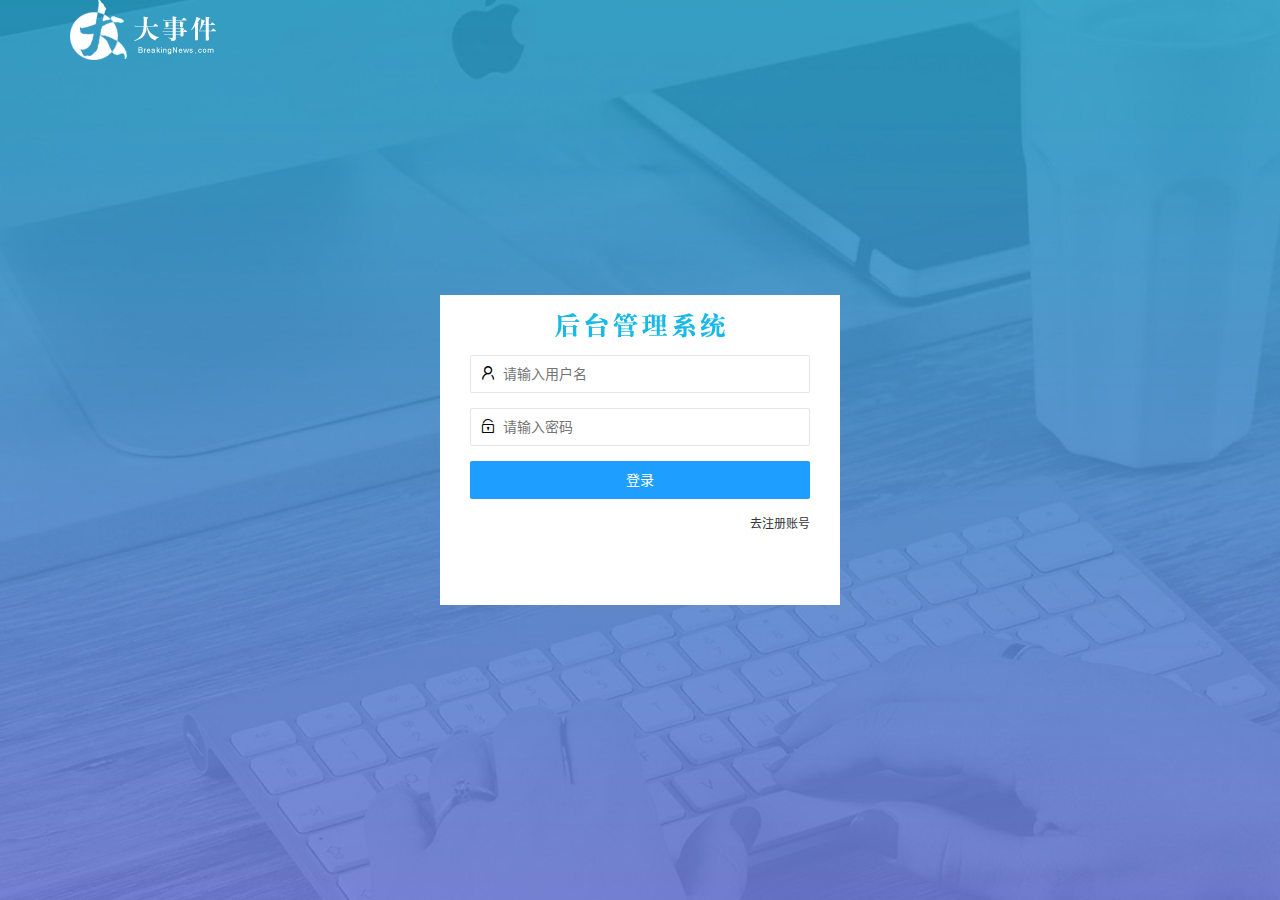
<file: login.html>
<!DOCTYPE html>
<html lang="zh-CN">

<head>
    <meta charset="UTF-8">
    <meta http-equiv="X-UA-Compatible" content="IE=edge">
    <meta name="viewport" content="width=device-width, initial-scale=1.0">
    <title>登录/注册</title>
    <!-- 导入layui样式 -->
    <link rel="stylesheet" href="/assets/lib/layui/css/layui.css">
    <!-- 导入自己的样式 -->
    <link rel="stylesheet" href="./assets/css/login.css">
</head>

<body>
    <!-- 头部的logo -->

    <!-- layui的版心样式 -->
    <div class="layui-main">
        <img src="/assets/images/logo.png" alt="">
    </div>

    <!-- 登录注册区域 -->
    <div class="loginAndRegBox">
        <!-- 登录注册区域的标题div -->
        <div class="title-box"></div>

        <!-- 登录的div -->
        <div class="login-box">
            <!-- layui登录框表单 -->
            <form class="layui-form" action="">
                <!-- 用户名 -->
                <div class="layui-form-item">
                    <i class="layui-icon layui-icon-username"></i>
                    <input type="text" name="username" required lay-verify="required" placeholder="请输入用户名"
                        autocomplete="off" class="layui-input">
                </div>
                <!-- 密码 -->
                <div class="layui-form-item">
                    <i class="layui-icon layui-icon-password"></i>
                    <input type="password" name="password" required lay-verify="required|pwd" placeholder="请输入密码"
                        autocomplete="off" class="layui-input">
                </div>
                <!-- 登录按钮 -->
                <div class="layui-form-item">
                    <button class="layui-btn layui-btn-fluid layui-btn-normal" lay-submit>登录</button>
                </div>
                <!-- 跳转注册 -->
                <div class="layui-form-item links">
                    <a href="javascript:;" id="link_reg">去注册账号</a>
                </div>
            </form>
        </div>

        <!-- 注册的div -->
        <div class="reg-box">
            <!-- layui登录框表单 -->
            <form class="layui-form" action="">
                <!-- 用户名 -->
                <div class="layui-form-item">
                    <i class="layui-icon layui-icon-username"></i>
                    <input type="text" name="username" required lay-verify="required" placeholder="请输入用户名"
                        autocomplete="off" class="layui-input">
                </div>
                <!-- 密码 -->
                <div class="layui-form-item">
                    <i class="layui-icon layui-icon-password"></i>
                    <input type="password" name="password" required lay-verify="required|pwd" placeholder="请输入密码"
                        autocomplete="off" class="layui-input">
                </div>
                <!-- 密码确认 -->
                <div class="layui-form-item">
                    <i class="layui-icon layui-icon-password"></i>
                    <input type="password" name="repassword" required lay-verify="required|pwd|repwd" placeholder="再次确认密码"
                        autocomplete="off" class="layui-input">
                </div>
                <!-- 注册按钮 -->
                <div class="layui-form-item">
                    <button class="layui-btn layui-btn-fluid layui-btn-normal" lay-submit>注册</button>
                </div>
                <!-- 跳转登录 -->
                <div class="layui-form-item links">
                    <a href="javascript:;" id="link_login">去登录账号</a>
                </div>
            </form>

        </div>
    </div>

    <!-- 导入layui的js文件 -->
    <script src="/assets/lib/layui/layui.all.js"></script>
    <!-- 导入jq -->
    <script src="/assets/lib/jquery.js"></script>
    <!-- 导入自己的js -->
    <script src="/assets/js/login.js"></script>
</body>

</html>
</file>
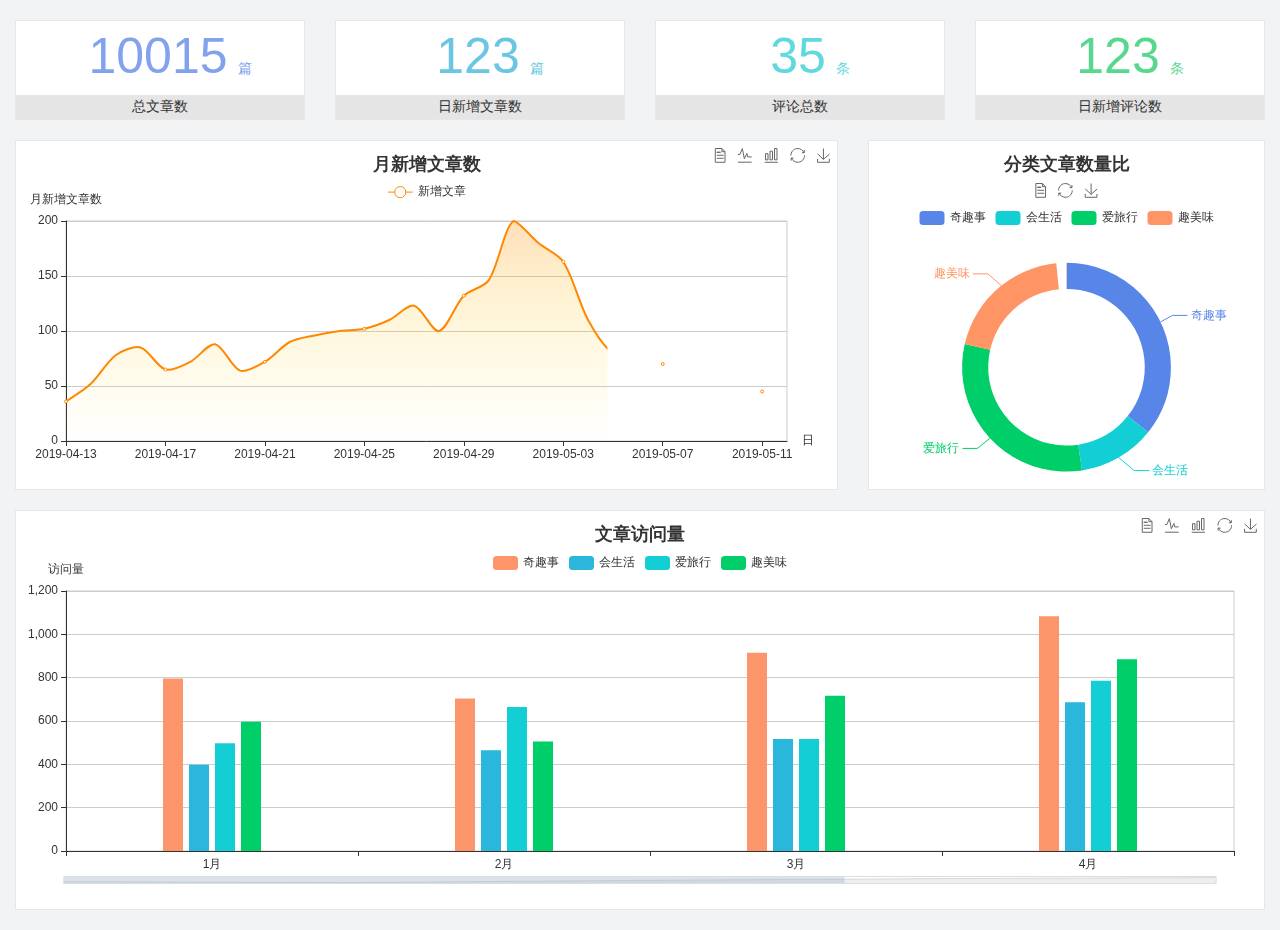
<file: home/dashboard.html>
<!DOCTYPE html>
<html lang="en">

<head>
  <meta charset="UTF-8">
  <meta name="viewport" content="width=device-width, initial-scale=1.0">
  <meta http-equiv="X-UA-Compatible" content="ie=edge">
  <title>图表统计</title>
  <link rel="stylesheet" href="../../assets/lib/bootstrap.css" />
  <link rel="stylesheet" href="../../assets/lib/main.css" />
  <script src="../../assets/lib/jquery.js"></script>
  <script type="text/javascript" src="../../assets/lib/echarts.min.js"></script>
</head>

<body>
  <div class="container-fluid">
    <div class="row spannel_list">
      <div class="col-sm-3 col-xs-6">
        <div class="spannel">
          <em>10015</em><span>篇</span>
          <b>总文章数</b>
        </div>
      </div>
      <div class="col-sm-3 col-xs-6">
        <div class="spannel scolor01">
          <em>123</em><span>篇</span>
          <b>日新增文章数</b>
        </div>
      </div>
      <div class="col-sm-3 col-xs-6">
        <div class="spannel scolor02">
          <em>35</em><span>条</span>
          <b>评论总数</b>
        </div>
      </div>
      <div class="col-sm-3 col-xs-6">
        <div class="spannel scolor03">
          <em>123</em><span>条</span>
          <b>日新增评论数</b>
        </div>
      </div>
    </div>
  </div>

  <div class="container-fluid">
    <div class="row curve-pie">
      <div class="col-lg-8 col-md-8">
        <div class="gragh_pannel" id="curve_show"></div>
      </div>
      <div class="col-lg-4 col-md-4">
        <div class="gragh_pannel" id="pie_show"></div>
      </div>
    </div>
  </div>

  <div class="container-fluid">
    <div class="column_pannel" id="column_show"></div>
  </div>

  <script>
    var oChart = echarts.init(document.getElementById('curve_show'));
    var aList_all = [
      { 'count': 36, 'date': '2019-04-13' },
      { 'count': 52, 'date': '2019-04-14' },
      { 'count': 78, 'date': '2019-04-15' },
      { 'count': 85, 'date': '2019-04-16' },
      { 'count': 65, 'date': '2019-04-17' },
      { 'count': 72, 'date': '2019-04-18' },
      { 'count': 88, 'date': '2019-04-19' },
      { 'count': 64, 'date': '2019-04-20' },
      { 'count': 72, 'date': '2019-04-21' },
      { 'count': 90, 'date': '2019-04-22' },
      { 'count': 96, 'date': '2019-04-23' },
      { 'count': 100, 'date': '2019-04-24' },
      { 'count': 102, 'date': '2019-04-25' },
      { 'count': 110, 'date': '2019-04-26' },
      { 'count': 123, 'date': '2019-04-27' },
      { 'count': 100, 'date': '2019-04-28' },
      { 'count': 132, 'date': '2019-04-29' },
      { 'count': 146, 'date': '2019-04-30' },
      { 'count': 200, 'date': '2019-05-01' },
      { 'count': 180, 'date': '2019-05-02' },
      { 'count': 163, 'date': '2019-05-03' },
      { 'count': 110, 'date': '2019-05-04' },
      { 'count': 80, 'date': '2019-05-05' },
      { 'count': 82, 'date': '2019-05-06' },
      { 'count': 70, 'date': '2019-05-07' },
      { 'count': 65, 'date': '2019-05-08' },
      { 'count': 54, 'date': '2019-05-09' },
      { 'count': 40, 'date': '2019-05-10' },
      { 'count': 45, 'date': '2019-05-11' },
      { 'count': 38, 'date': '2019-05-12' },
    ];

    let aCount = [];
    let aDate = [];

    for (var i = 0; i < aList_all.length; i++) {
      aCount.push(aList_all[i].count);
      aDate.push(aList_all[i].date);
    }

    var chartopt = {
      title: {
        text: '月新增文章数',
        left: 'center',
        top: '10'
      },
      tooltip: {
        trigger: 'axis'
      },
      legend: {
        data: ['新增文章'],
        top: '40'
      },
      toolbox: {
        show: true,
        feature: {
          mark: { show: true },
          dataView: { show: true, readOnly: false },
          magicType: { show: true, type: ['line', 'bar'] },
          restore: { show: true },
          saveAsImage: { show: true }
        }
      },
      calculable: true,
      xAxis: [
        {
          name: '日',
          type: 'category',
          boundaryGap: false,
          data: aDate
        }
      ],
      yAxis: [
        {
          name: '月新增文章数',
          type: 'value'
        }
      ],
      series: [
        {
          name: '新增文章',
          type: 'line',
          smooth: true,
          itemStyle: { normal: { areaStyle: { type: 'default' }, color: '#f80' }, lineStyle: { color: '#f80' } },
          data: aCount
        }],
      areaStyle: {
        normal: {
          color: new echarts.graphic.LinearGradient(0, 0, 0, 1, [{
            offset: 0,
            color: 'rgba(255,136,0,0.39)'
          }, {
            offset: .34,
            color: 'rgba(255,180,0,0.25)'
          }, {
            offset: 1,
            color: 'rgba(255,222,0,0.00)'
          }])

        }
      },
      grid: {
        show: true,
        x: 50,
        x2: 50,
        y: 80,
        height: 220
      }
    };

    oChart.setOption(chartopt);


    var oPie = echarts.init(document.getElementById('pie_show'));
    var oPieopt =
    {
      title: {
        top: 10,
        text: '分类文章数量比',
        x: 'center'
      },
      tooltip: {
        trigger: 'item',
        formatter: "{a} <br/>{b} : {c} ({d}%)"
      },
      color: ['#5885e8', '#13cfd5', '#00ce68', '#ff9565'],
      legend: {
        x: 'center',
        top: 65,
        data: ['奇趣事', '会生活', '爱旅行', '趣美味']
      },
      toolbox: {
        show: true,
        x: 'center',
        top: 35,
        feature: {
          mark: { show: true },
          dataView: { show: true, readOnly: false },
          magicType: {
            show: true,
            type: ['pie', 'funnel'],
            option: {
              funnel: {
                x: '25%',
                width: '50%',
                funnelAlign: 'left',
                max: 1548
              }
            }
          },
          restore: { show: true },
          saveAsImage: { show: true }
        }
      },
      calculable: true,
      series: [
        {
          name: '访问来源',
          type: 'pie',
          radius: ['45%', '60%'],
          center: ['50%', '65%'],
          data: [
            { value: 300, name: '奇趣事' },
            { value: 100, name: '会生活' },
            { value: 260, name: '爱旅行' },
            { value: 180, name: '趣美味' }
          ]
        }
      ]
    };
    oPie.setOption(oPieopt);



    var oColumn = this.echarts.init(document.getElementById('column_show'));
    var oColumnopt =
    {
      title: {
        text: '文章访问量',
        left: 'center',
        top: '10'
      },
      tooltip: {
        trigger: 'axis'
      },
      legend: {
        data: ['奇趣事', '会生活', '爱旅行', '趣美味'],
        top: '40'
      },
      toolbox: {
        show: true,
        feature: {
          mark: { show: true },
          dataView: { show: true, readOnly: false },
          magicType: { show: true, type: ['line', 'bar'] },
          restore: { show: true },
          saveAsImage: { show: true }
        }
      },
      calculable: true,
      xAxis: [
        {
          type: 'category',
          data: ['1月', '2月', '3月', '4月', '5月']
        }
      ],
      yAxis: [
        {
          name: '访问量',
          type: 'value'
        }
      ],
      series: [
        {
          name: '奇趣事',
          type: 'bar',
          barWidth: 20,
          itemStyle: {
            normal: { areaStyle: { type: 'default' }, color: '#fd956a' }
          },
          data: [800, 708, 920, 1090, 1200]
        },
        {
          name: '会生活',
          type: 'bar',
          barWidth: 20,
          itemStyle: {
            normal: { areaStyle: { type: 'default' }, color: '#2bb6db' }
          },
          data: [400, 468, 520, 690, 800]
        },
        {
          name: '爱旅行',
          type: 'bar',
          barWidth: 20,
          itemStyle: {
            normal: { areaStyle: { type: 'default' }, color: '#13cfd5' }
          },
          data: [500, 668, 520, 790, 900]
        },
        {
          name: '趣美味',
          type: 'bar',
          barWidth: 20,
          itemStyle: {
            normal: { areaStyle: { type: 'default' }, color: '#00ce68' }
          },
          data: [600, 508, 720, 890, 1000]
        }
      ],
      grid: {
        show: true,
        x: 50,
        x2: 30,
        y: 80,
        height: 260
      },
      dataZoom: [//给x轴设置滚动条
        {
          start: 0,//默认为0
          end: 100 - 1000 / 31,//默认为100
          type: 'slider',
          show: true,
          xAxisIndex: [0],
          handleSize: 0,//滑动条的 左右2个滑动条的大小
          height: 8,//组件高度
          left: 45, //左边的距离
          right: 50,//右边的距离
          bottom: 26,//右边的距离
          handleColor: '#ddd',//h滑动图标的颜色
          handleStyle: {
            borderColor: "#cacaca",
            borderWidth: "1",
            shadowBlur: 2,
            background: "#ddd",
            shadowColor: "#ddd",
          }
        }]
    };
    oColumn.setOption(oColumnopt);
  </script>
</body>

</html>
</file>
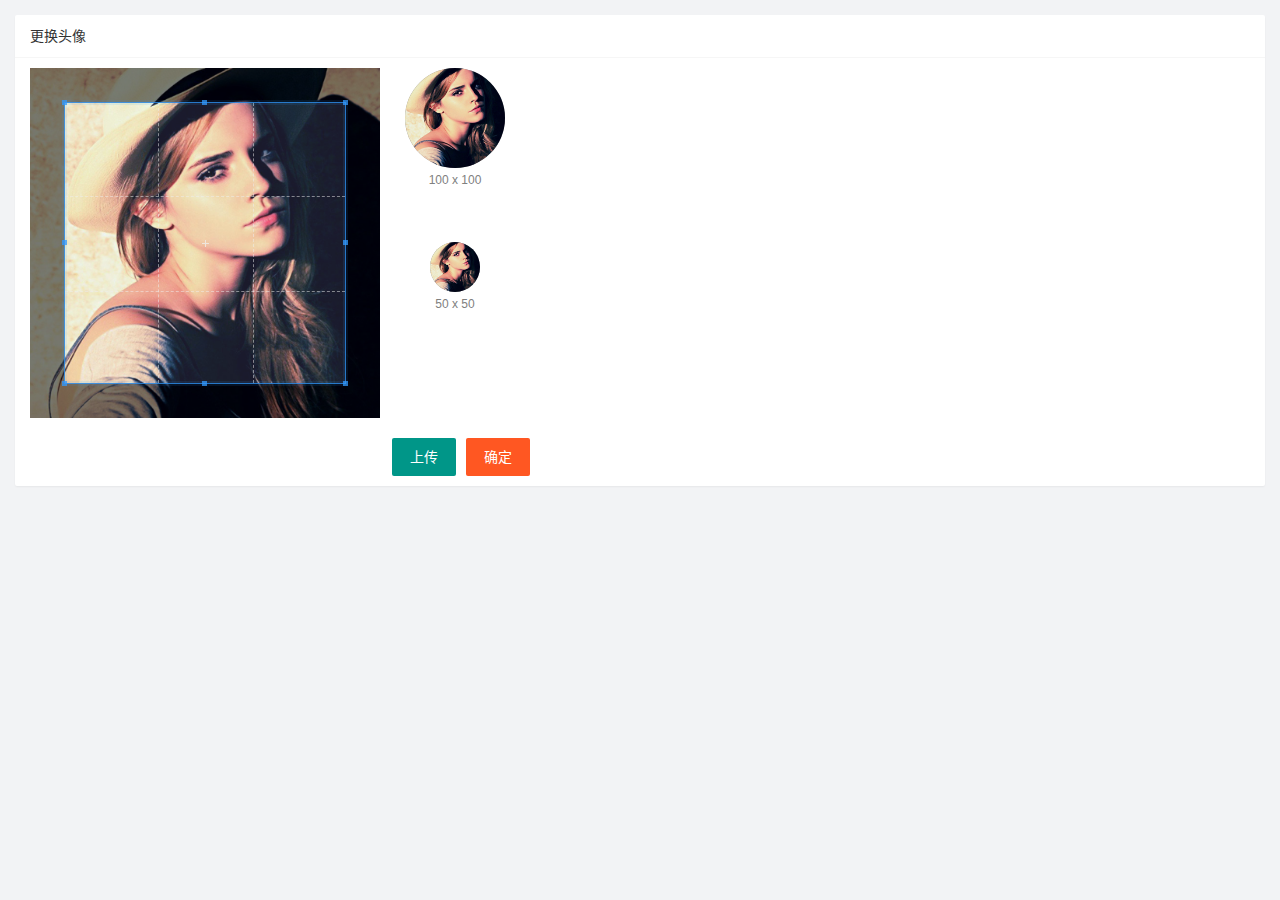
<file: user/user_avatar.html>
<!DOCTYPE html>
<html lang="zh-CN">
  <head>
    <meta charset="UTF-8" />
    <meta http-equiv="X-UA-Compatible" content="IE=edge" />
    <meta name="viewport" content="width=device-width, initial-scale=1.0" />
    <title>用户头像</title>
    <link rel="stylesheet" href="/assets/lib/layui/css/layui.css" />
    <link rel="stylesheet" href="/assets/lib/cropper/cropper.css" />
    <link rel="stylesheet" href="/assets/css/user/user_avatar.css" />
  </head>
  <body>
    <!-- 卡片区域 -->
    <div class="layui-card">
      <div class="layui-card-header">更换头像</div>
      <div class="layui-card-body">
        <!-- 第一行的图片裁剪和预览区域 -->
        <div class="row1">
          <!-- 图片裁剪区域 -->
          <div class="cropper-box">
            <!-- 这个 img 标签很重要，将来会把它初始化为裁剪区域 -->
            <img id="image" src="/assets/images/sample.jpg" />
          </div>
          <!-- 图片的预览区域 -->
          <div class="preview-box">
            <div>
              <!-- 宽高为 100px 的预览区域 -->
              <div class="img-preview w100"></div>
              <p class="size">100 x 100</p>
            </div>
            <div>
              <!-- 宽高为 50px 的预览区域 -->
              <div class="img-preview w50"></div>
              <p class="size">50 x 50</p>
            </div>
          </div>
        </div>

        <!-- 第二行的按钮区域 -->
        <div class="row2">
            <!-- 通过accept属性可以指定允许用户选择什么类型的文件 -->
            <input type="file" id="file" accept="image/png,image/jpeg" />
          <button type="button" class="layui-btn" id="btnChooseImage">上传</button>
          <button type="button" id="btnUpload" class="layui-btn layui-btn-danger">确定</button>
        </div>
      </div>
    </div>

    <script src="/assets/lib/layui/layui.all.js"></script>
    <script src="/assets/lib/jquery.js"></script>
    <script src="/assets/lib/cropper/Cropper.js"></script>
    <script src="/assets/lib/cropper/jquery-cropper.js"></script>
    <script src="/assets/js/baseAPI.js"></script>
    <script src="/assets/js/user/user_avatar.js"></script>
  </body>
</html>
</file>
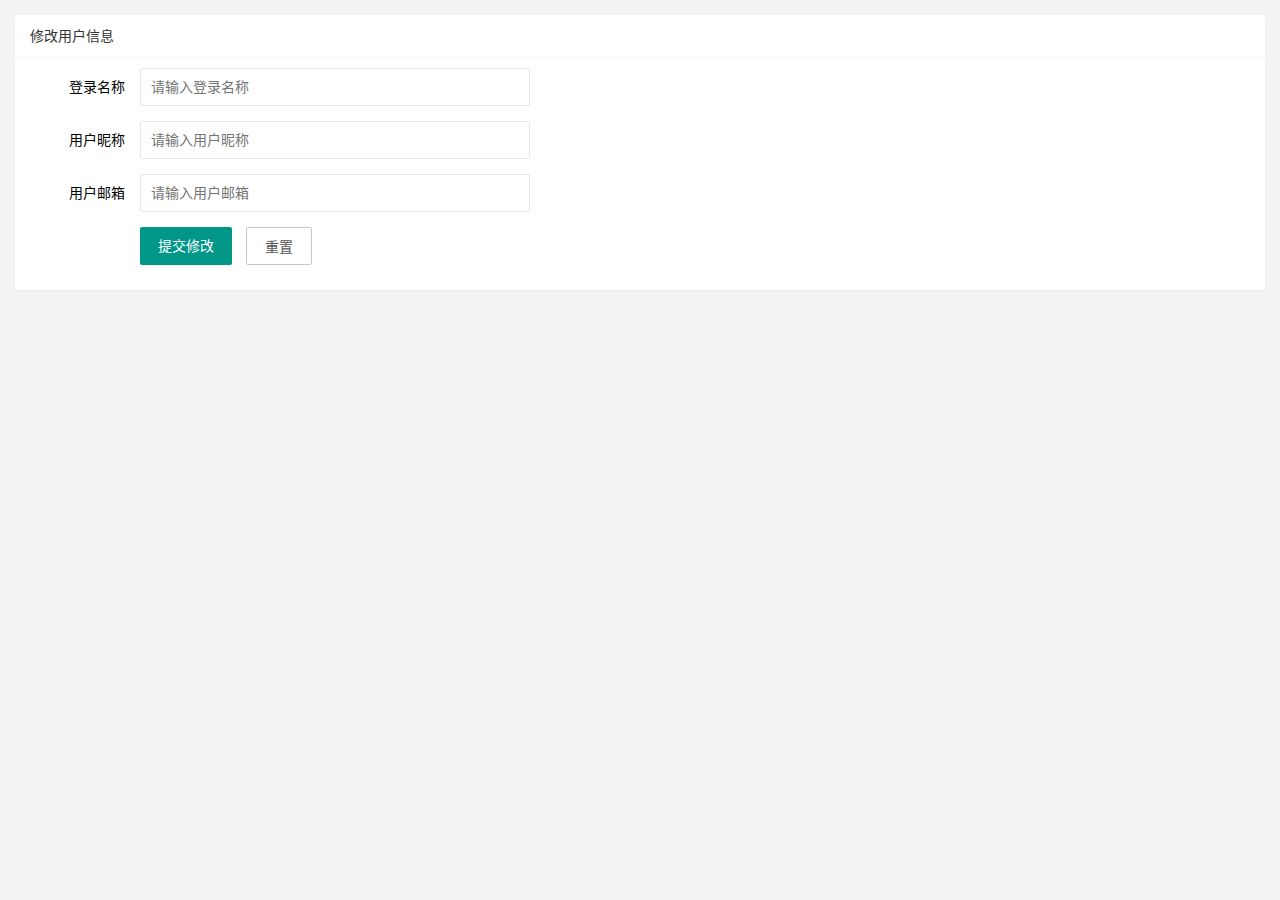
<file: user/user_info.html>
<!DOCTYPE html>
<html lang="zh-CN">
  <head>
    <meta charset="UTF-8" />
    <meta http-equiv="X-UA-Compatible" content="IE=edge" />
    <meta name="viewport" content="width=device-width, initial-scale=1.0" />
    <title>个人中心</title>
    <!-- 导入layui的样式 -->
    <link rel="stylesheet" href="/assets/lib/layui/css/layui.css" />
    <link rel="stylesheet" href="/assets/css/user/user_info.css" />
  </head>
  <body>
    <div class="layui-card">
      <div class="layui-card-header">修改用户信息</div>
      <div class="layui-card-body">
        <!-- form表单区域 -->
        <form class="layui-form" lay-filter="formUserInfo">
          <input type="hidden" name="id" value="" />
          <div class="layui-form-item">
            <label class="layui-form-label">登录名称</label>
            <div class="layui-input-block">
              <input
                type="text"
                name="username"
                required
                lay-verify="required"
                placeholder="请输入登录名称"
                autocomplete="off"
                class="layui-input"
                readonly
              />
            </div>
          </div>

          <div class="layui-form-item">
            <label class="layui-form-label">用户昵称</label>
            <div class="layui-input-block">
              <input
                type="text"
                name="nickname"
                required
                lay-verify="required|nickname"
                placeholder="请输入用户昵称"
                autocomplete="off"
                class="layui-input"
              />
            </div>
          </div>

          <div class="layui-form-item">
            <label class="layui-form-label">用户邮箱</label>
            <div class="layui-input-block">
              <input
                type="text"
                name="email"
                required
                lay-verify="required|email"
                placeholder="请输入用户邮箱"
                autocomplete="off"
                class="layui-input"
              />
            </div>
          </div>

          <div class="layui-form-item">
            <div class="layui-input-block">
              <button class="layui-btn" lay-submit lay-filter="formDemo">
                提交修改
              </button>
              <button type="reset" id="btnReset" class="layui-btn layui-btn-primary">
                重置
              </button>
            </div>
          </div>
        </form>
      </div>
    </div>

    <!-- 导入layui的js -->
    <script src="/assets/lib/layui/layui.all.js"></script>
    <!-- 导入jq -->
    <script src="/assets/lib/jquery.js"></script>
    <!-- 导入baseAPI -->
    <script src="/assets/js/baseAPI.js"></script>
    <!-- 导入自己的js -->
    <script src="/assets/js/user/user_info.js"></script>
  </body>
</html>
</file>
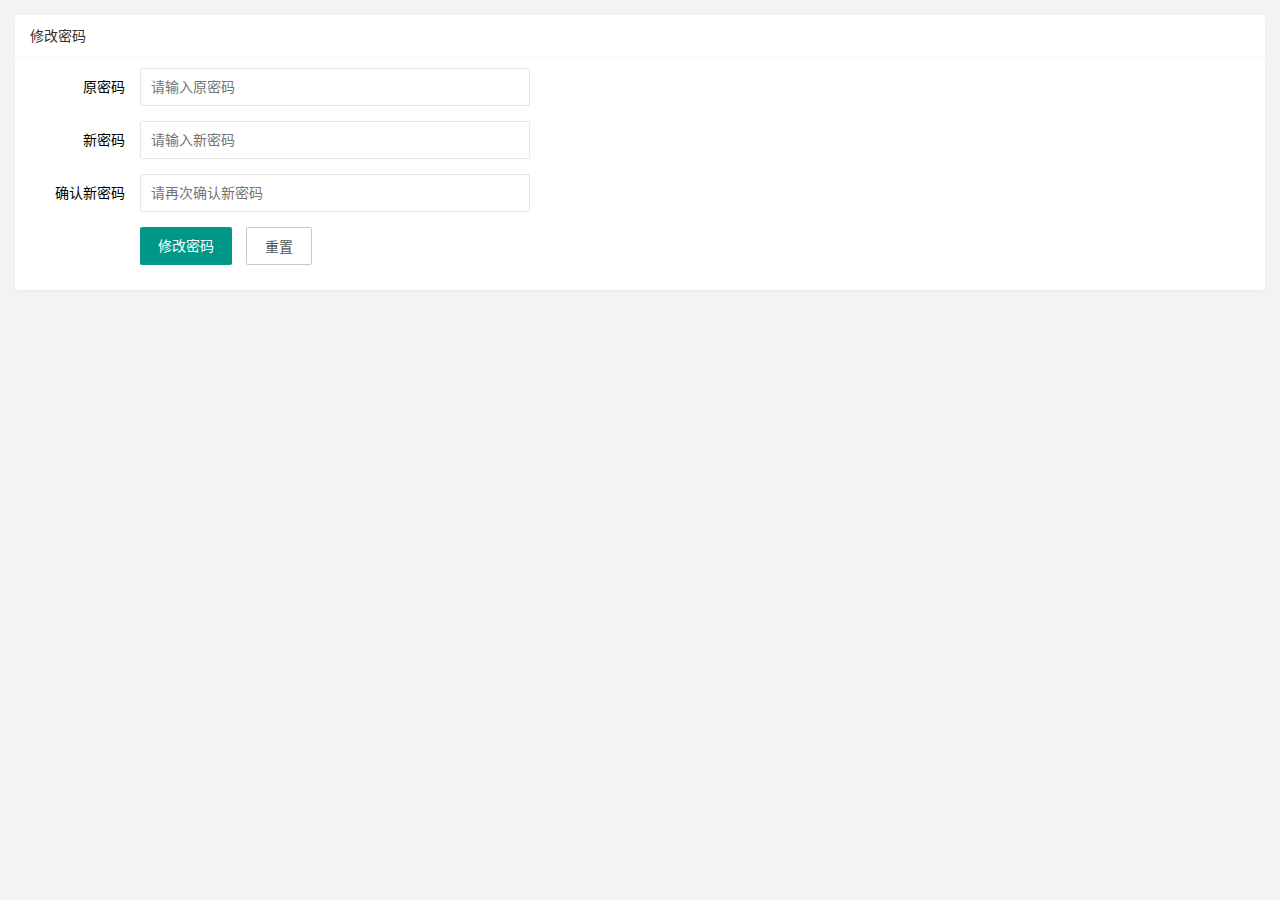
<file: user/user_pwd.html>
<!DOCTYPE html>
<html lang="zh-CN">
  <head>
    <meta charset="UTF-8" />
    <meta http-equiv="X-UA-Compatible" content="IE=edge" />
    <meta name="viewport" content="width=device-width, initial-scale=1.0" />
    <title>重置密码</title>
    <!-- 导入layui样式 -->
    <link rel="stylesheet" href="/assets/lib/layui/css/layui.css" />
    <!-- 导入自己的样式 -->
    <link rel="stylesheet" href="/assets/css/user/user_pwd.css" />
  </head>
  <body>
    <div class="layui-card">
      <div class="layui-card-header">修改密码</div>
      <div class="layui-card-body">
        <form class="layui-form">
          <div class="layui-form-item">
            <label class="layui-form-label">原密码</label>
            <div class="layui-input-block">
              <input
                type="password"
                name="oldPwd"
                required
                lay-verify="required|pwd"
                placeholder="请输入原密码"
                autocomplete="off"
                class="layui-input"
              />
            </div>
          </div>
          <div class="layui-form-item">
            <label class="layui-form-label">新密码</label>
            <div class="layui-input-block">
              <input
                type="password"
                name="newPwd"
                required
                lay-verify="required|pwd|samePwd"
                placeholder="请输入新密码"
                autocomplete="off"
                class="layui-input"
              />
            </div>
          </div>
          <div class="layui-form-item">
            <label class="layui-form-label">确认新密码</label>
            <div class="layui-input-block">
              <input
                type="password"
                name="rePwd"
                required
                lay-verify="required|pwd|rePwd"
                placeholder="请再次确认新密码"
                autocomplete="off"
                class="layui-input"
              />
            </div>
          </div>

          <div class="layui-form-item">
            <div class="layui-input-block">
              <button class="layui-btn" lay-submit lay-filter="formDemo">
                修改密码
              </button>
              <button type="reset" class="layui-btn layui-btn-primary">
                重置
              </button>
            </div>
          </div>
        </form>
      </div>
    </div>

    <!-- 导入layui的js -->
    <script src="/assets/lib/layui/layui.all.js"></script>
    <!-- 导入 jQuery -->
    <script src="/assets/lib/jquery.js"></script>
    <!-- 导入 baseAPI -->
    <script src="/assets/js/baseAPI.js"></script>
    <!-- 导入自己的 js -->
    <script src="/assets/js/user/user_pwd.js"></script>
  </body>
</html>
</file>
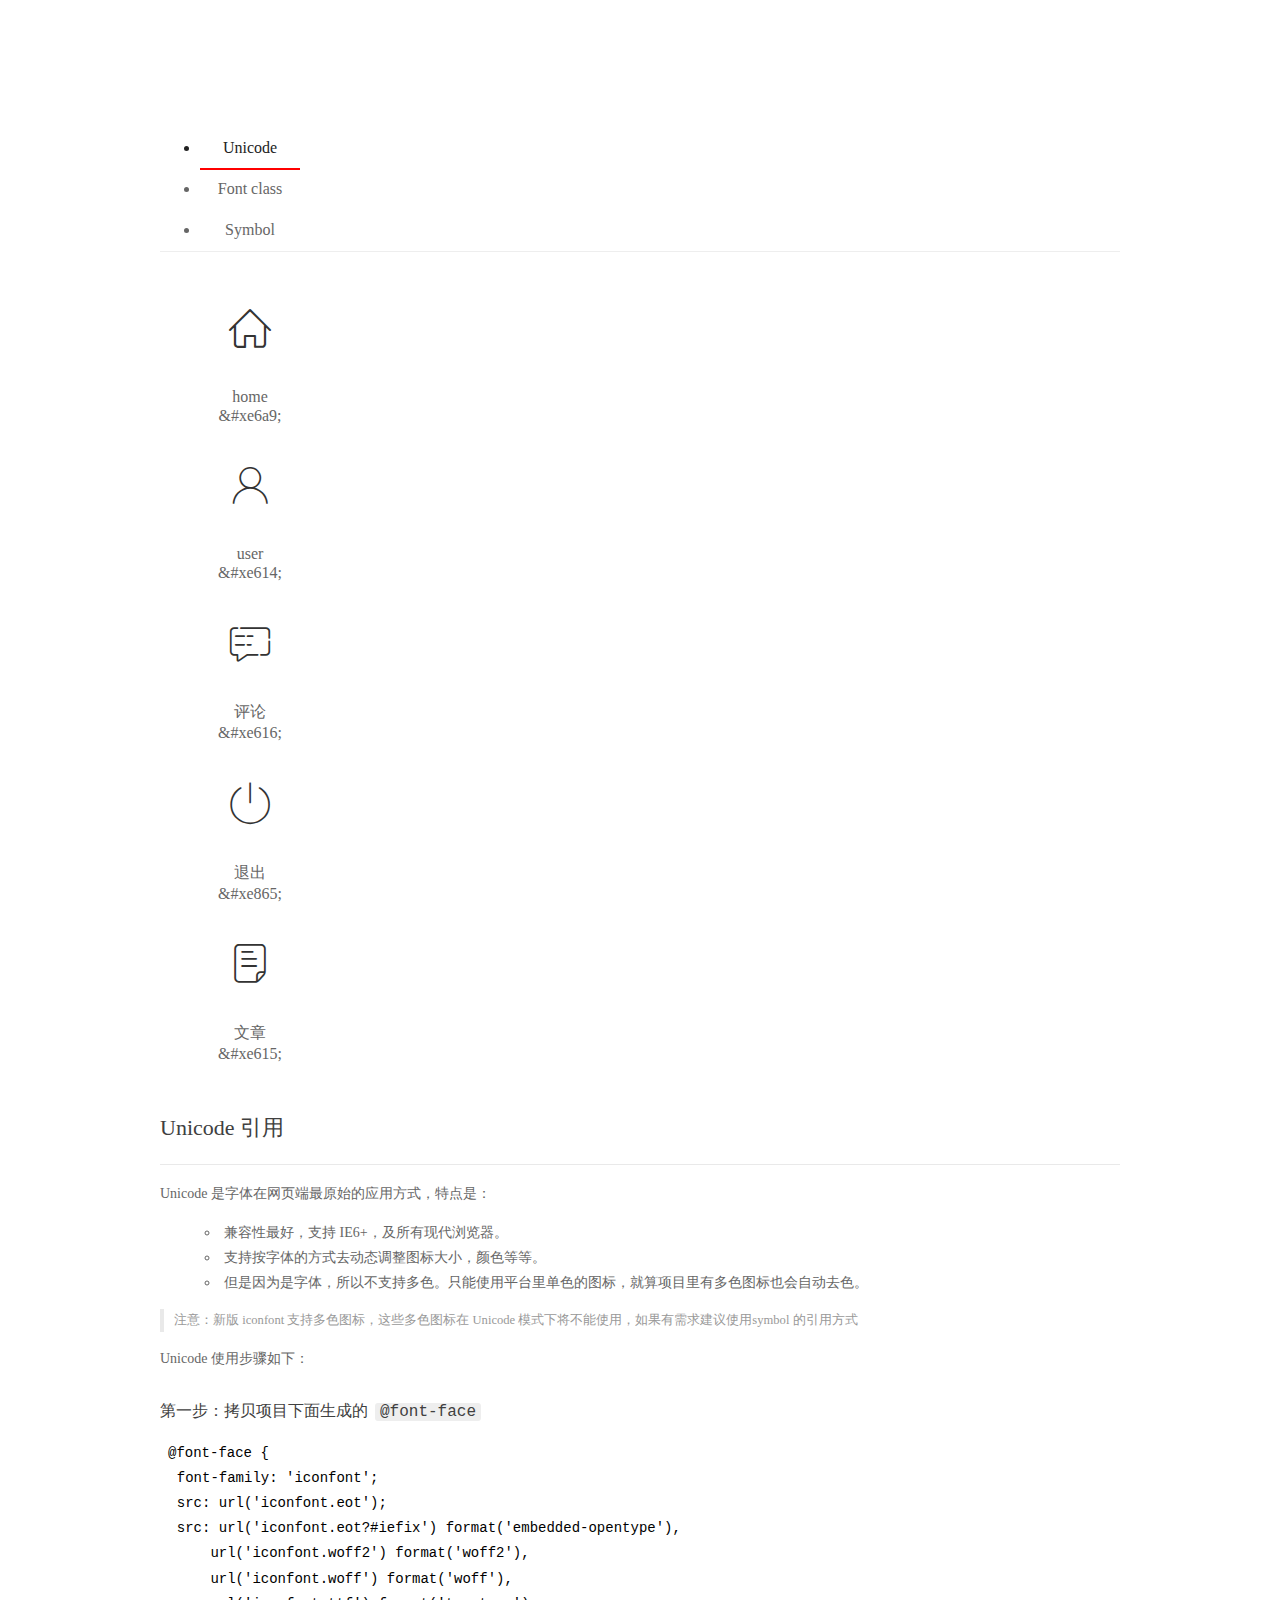
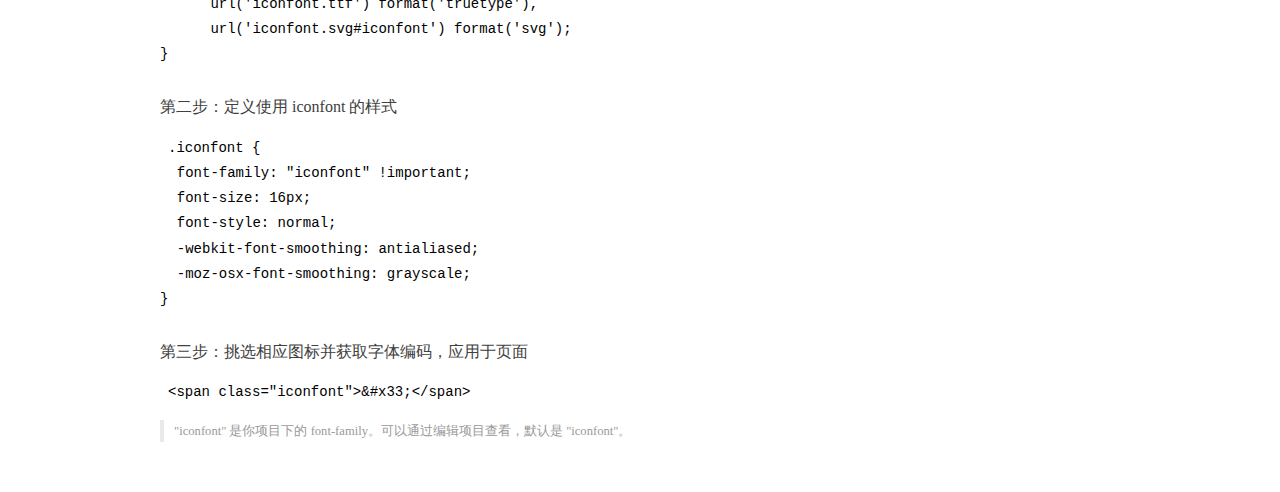
<file: assets/fonts/demo_index.html>
<!DOCTYPE html>
<html>
<head>
  <meta charset="utf-8"/>
  <title>IconFont Demo</title>
  <link rel="shortcut icon" href="https://gtms04.alicdn.com/tps/i4/TB1_oz6GVXXXXaFXpXXJDFnIXXX-64-64.ico" type="image/x-icon"/>
  <link rel="stylesheet" href="https://g.alicdn.com/thx/cube/1.3.2/cube.min.css">
  <link rel="stylesheet" href="demo.css">
  <link rel="stylesheet" href="iconfont.css">
  <script src="iconfont.js"></script>
  <!-- jQuery -->
  <script src="https://a1.alicdn.com/oss/uploads/2018/12/26/7bfddb60-08e8-11e9-9b04-53e73bb6408b.js"></script>
  <!-- 代码高亮 -->
  <script src="https://a1.alicdn.com/oss/uploads/2018/12/26/a3f714d0-08e6-11e9-8a15-ebf944d7534c.js"></script>
</head>
<body>
  <div class="main">
    <h1 class="logo"><a href="https://www.iconfont.cn/" title="iconfont 首页" target="_blank">&#xe86b;</a></h1>
    <div class="nav-tabs">
      <ul id="tabs" class="dib-box">
        <li class="dib active"><span>Unicode</span></li>
        <li class="dib"><span>Font class</span></li>
        <li class="dib"><span>Symbol</span></li>
      </ul>
      
    </div>
    <div class="tab-container">
      <div class="content unicode" style="display: block;">
          <ul class="icon_lists dib-box">
          
            <li class="dib">
              <span class="icon iconfont">&#xe6a9;</span>
                <div class="name">home</div>
                <div class="code-name">&amp;#xe6a9;</div>
              </li>
          
            <li class="dib">
              <span class="icon iconfont">&#xe614;</span>
                <div class="name">user</div>
                <div class="code-name">&amp;#xe614;</div>
              </li>
          
            <li class="dib">
              <span class="icon iconfont">&#xe616;</span>
                <div class="name">评论</div>
                <div class="code-name">&amp;#xe616;</div>
              </li>
          
            <li class="dib">
              <span class="icon iconfont">&#xe865;</span>
                <div class="name">退出</div>
                <div class="code-name">&amp;#xe865;</div>
              </li>
          
            <li class="dib">
              <span class="icon iconfont">&#xe615;</span>
                <div class="name">文章</div>
                <div class="code-name">&amp;#xe615;</div>
              </li>
          
          </ul>
          <div class="article markdown">
          <h2 id="unicode-">Unicode 引用</h2>
          <hr>

          <p>Unicode 是字体在网页端最原始的应用方式，特点是：</p>
          <ul>
            <li>兼容性最好，支持 IE6+，及所有现代浏览器。</li>
            <li>支持按字体的方式去动态调整图标大小，颜色等等。</li>
            <li>但是因为是字体，所以不支持多色。只能使用平台里单色的图标，就算项目里有多色图标也会自动去色。</li>
          </ul>
          <blockquote>
            <p>注意：新版 iconfont 支持多色图标，这些多色图标在 Unicode 模式下将不能使用，如果有需求建议使用symbol 的引用方式</p>
          </blockquote>
          <p>Unicode 使用步骤如下：</p>
          <h3 id="-font-face">第一步：拷贝项目下面生成的 <code>@font-face</code></h3>
<pre><code class="language-css"
>@font-face {
  font-family: 'iconfont';
  src: url('iconfont.eot');
  src: url('iconfont.eot?#iefix') format('embedded-opentype'),
      url('iconfont.woff2') format('woff2'),
      url('iconfont.woff') format('woff'),
      url('iconfont.ttf') format('truetype'),
      url('iconfont.svg#iconfont') format('svg');
}
</code></pre>
          <h3 id="-iconfont-">第二步：定义使用 iconfont 的样式</h3>
<pre><code class="language-css"
>.iconfont {
  font-family: "iconfont" !important;
  font-size: 16px;
  font-style: normal;
  -webkit-font-smoothing: antialiased;
  -moz-osx-font-smoothing: grayscale;
}
</code></pre>
          <h3 id="-">第三步：挑选相应图标并获取字体编码，应用于页面</h3>
<pre>
<code class="language-html"
>&lt;span class="iconfont"&gt;&amp;#x33;&lt;/span&gt;
</code></pre>
          <blockquote>
            <p>"iconfont" 是你项目下的 font-family。可以通过编辑项目查看，默认是 "iconfont"。</p>
          </blockquote>
          </div>
      </div>
      <div class="content font-class">
        <ul class="icon_lists dib-box">
          
          <li class="dib">
            <span class="icon iconfont icon-home"></span>
            <div class="name">
              home
            </div>
            <div class="code-name">.icon-home
            </div>
          </li>
          
          <li class="dib">
            <span class="icon iconfont icon-user"></span>
            <div class="name">
              user
            </div>
            <div class="code-name">.icon-user
            </div>
          </li>
          
          <li class="dib">
            <span class="icon iconfont icon-pinglun"></span>
            <div class="name">
              评论
            </div>
            <div class="code-name">.icon-pinglun
            </div>
          </li>
          
          <li class="dib">
            <span class="icon iconfont icon-tuichu"></span>
            <div class="name">
              退出
            </div>
            <div class="code-name">.icon-tuichu
            </div>
          </li>
          
          <li class="dib">
            <span class="icon iconfont icon-16"></span>
            <div class="name">
              文章
            </div>
            <div class="code-name">.icon-16
            </div>
          </li>
          
        </ul>
        <div class="article markdown">
        <h2 id="font-class-">font-class 引用</h2>
        <hr>

        <p>font-class 是 Unicode 使用方式的一种变种，主要是解决 Unicode 书写不直观，语意不明确的问题。</p>
        <p>与 Unicode 使用方式相比，具有如下特点：</p>
        <ul>
          <li>兼容性良好，支持 IE8+，及所有现代浏览器。</li>
          <li>相比于 Unicode 语意明确，书写更直观。可以很容易分辨这个 icon 是什么。</li>
          <li>因为使用 class 来定义图标，所以当要替换图标时，只需要修改 class 里面的 Unicode 引用。</li>
          <li>不过因为本质上还是使用的字体，所以多色图标还是不支持的。</li>
        </ul>
        <p>使用步骤如下：</p>
        <h3 id="-fontclass-">第一步：引入项目下面生成的 fontclass 代码：</h3>
<pre><code class="language-html">&lt;link rel="stylesheet" href="./iconfont.css"&gt;
</code></pre>
        <h3 id="-">第二步：挑选相应图标并获取类名，应用于页面：</h3>
<pre><code class="language-html">&lt;span class="iconfont icon-xxx"&gt;&lt;/span&gt;
</code></pre>
        <blockquote>
          <p>"
            iconfont" 是你项目下的 font-family。可以通过编辑项目查看，默认是 "iconfont"。</p>
        </blockquote>
      </div>
      </div>
      <div class="content symbol">
          <ul class="icon_lists dib-box">
          
            <li class="dib">
                <svg class="icon svg-icon" aria-hidden="true">
                  <use xlink:href="#icon-home"></use>
                </svg>
                <div class="name">home</div>
                <div class="code-name">#icon-home</div>
            </li>
          
            <li class="dib">
                <svg class="icon svg-icon" aria-hidden="true">
                  <use xlink:href="#icon-user"></use>
                </svg>
                <div class="name">user</div>
                <div class="code-name">#icon-user</div>
            </li>
          
            <li class="dib">
                <svg class="icon svg-icon" aria-hidden="true">
                  <use xlink:href="#icon-pinglun"></use>
                </svg>
                <div class="name">评论</div>
                <div class="code-name">#icon-pinglun</div>
            </li>
          
            <li class="dib">
                <svg class="icon svg-icon" aria-hidden="true">
                  <use xlink:href="#icon-tuichu"></use>
                </svg>
                <div class="name">退出</div>
                <div class="code-name">#icon-tuichu</div>
            </li>
          
            <li class="dib">
                <svg class="icon svg-icon" aria-hidden="true">
                  <use xlink:href="#icon-16"></use>
                </svg>
                <div class="name">文章</div>
                <div class="code-name">#icon-16</div>
            </li>
          
          </ul>
          <div class="article markdown">
          <h2 id="symbol-">Symbol 引用</h2>
          <hr>

          <p>这是一种全新的使用方式，应该说这才是未来的主流，也是平台目前推荐的用法。相关介绍可以参考这篇<a href="">文章</a>
            这种用法其实是做了一个 SVG 的集合，与另外两种相比具有如下特点：</p>
          <ul>
            <li>支持多色图标了，不再受单色限制。</li>
            <li>通过一些技巧，支持像字体那样，通过 <code>font-size</code>, <code>color</code> 来调整样式。</li>
            <li>兼容性较差，支持 IE9+，及现代浏览器。</li>
            <li>浏览器渲染 SVG 的性能一般，还不如 png。</li>
          </ul>
          <p>使用步骤如下：</p>
          <h3 id="-symbol-">第一步：引入项目下面生成的 symbol 代码：</h3>
<pre><code class="language-html">&lt;script src="./iconfont.js"&gt;&lt;/script&gt;
</code></pre>
          <h3 id="-css-">第二步：加入通用 CSS 代码（引入一次就行）：</h3>
<pre><code class="language-html">&lt;style&gt;
.icon {
  width: 1em;
  height: 1em;
  vertical-align: -0.15em;
  fill: currentColor;
  overflow: hidden;
}
&lt;/style&gt;
</code></pre>
          <h3 id="-">第三步：挑选相应图标并获取类名，应用于页面：</h3>
<pre><code class="language-html">&lt;svg class="icon" aria-hidden="true"&gt;
  &lt;use xlink:href="#icon-xxx"&gt;&lt;/use&gt;
&lt;/svg&gt;
</code></pre>
          </div>
      </div>

    </div>
  </div>
  <script>
  $(document).ready(function () {
      $('.tab-container .content:first').show()

      $('#tabs li').click(function (e) {
        var tabContent = $('.tab-container .content')
        var index = $(this).index()

        if ($(this).hasClass('active')) {
          return
        } else {
          $('#tabs li').removeClass('active')
          $(this).addClass('active')

          tabContent.hide().eq(index).fadeIn()
        }
      })
    })
  </script>
</body>
</html>
</file>
<file: assets/lib/layui/css/layui.css>
/** layui-v2.5.5 MIT License By https://www.layui.com */
 .layui-inline,img{display:inline-block;vertical-align:middle}h1,h2,h3,h4,h5,h6{font-weight:400}.layui-edge,.layui-header,.layui-inline,.layui-main{position:relative}.layui-body,.layui-edge,.layui-elip{overflow:hidden}.layui-btn,.layui-edge,.layui-inline,img{vertical-align:middle}.layui-btn,.layui-disabled,.layui-icon,.layui-unselect{-moz-user-select:none;-webkit-user-select:none;-ms-user-select:none}.layui-elip,.layui-form-checkbox span,.layui-form-pane .layui-form-label{text-overflow:ellipsis;white-space:nowrap}.layui-breadcrumb,.layui-tree-btnGroup{visibility:hidden}blockquote,body,button,dd,div,dl,dt,form,h1,h2,h3,h4,h5,h6,input,li,ol,p,pre,td,textarea,th,ul{margin:0;padding:0;-webkit-tap-highlight-color:rgba(0,0,0,0)}a:active,a:hover{outline:0}img{border:none}li{list-style:none}table{border-collapse:collapse;border-spacing:0}h4,h5,h6{font-size:100%}button,input,optgroup,option,select,textarea{font-family:inherit;font-size:inherit;font-style:inherit;font-weight:inherit;outline:0}pre{white-space:pre-wrap;white-space:-moz-pre-wrap;white-space:-pre-wrap;white-space:-o-pre-wrap;word-wrap:break-word}body{line-height:24px;font:14px Helvetica Neue,Helvetica,PingFang SC,Tahoma,Arial,sans-serif}hr{height:1px;margin:10px 0;border:0;clear:both}a{color:#333;text-decoration:none}a:hover{color:#777}a cite{font-style:normal;*cursor:pointer}.layui-border-box,.layui-border-box *{box-sizing:border-box}.layui-box,.layui-box *{box-sizing:content-box}.layui-clear{clear:both;*zoom:1}.layui-clear:after{content:'\20';clear:both;*zoom:1;display:block;height:0}.layui-inline{*display:inline;*zoom:1}.layui-edge{display:inline-block;width:0;height:0;border-width:6px;border-style:dashed;border-color:transparent}.layui-edge-top{top:-4px;border-bottom-color:#999;border-bottom-style:solid}.layui-edge-right{border-left-color:#999;border-left-style:solid}.layui-edge-bottom{top:2px;border-top-color:#999;border-top-style:solid}.layui-edge-left{border-right-color:#999;border-right-style:solid}.layui-disabled,.layui-disabled:hover{color:#d2d2d2!important;cursor:not-allowed!important}.layui-circle{border-radius:100%}.layui-show{display:block!important}.layui-hide{display:none!important}@font-face{font-family:layui-icon;src:url(../font/iconfont.eot?v=250);src:url(../font/iconfont.eot?v=250#iefix) format('embedded-opentype'),url(../font/iconfont.woff2?v=250) format('woff2'),url(../font/iconfont.woff?v=250) format('woff'),url(../font/iconfont.ttf?v=250) format('truetype'),url(../font/iconfont.svg?v=250#layui-icon) format('svg')}.layui-icon{font-family:layui-icon!important;font-size:16px;font-style:normal;-webkit-font-smoothing:antialiased;-moz-osx-font-smoothing:grayscale}.layui-icon-reply-fill:before{content:"\e611"}.layui-icon-set-fill:before{content:"\e614"}.layui-icon-menu-fill:before{content:"\e60f"}.layui-icon-search:before{content:"\e615"}.layui-icon-share:before{content:"\e641"}.layui-icon-set-sm:before{content:"\e620"}.layui-icon-engine:before{content:"\e628"}.layui-icon-close:before{content:"\1006"}.layui-icon-close-fill:before{content:"\1007"}.layui-icon-chart-screen:before{content:"\e629"}.layui-icon-star:before{content:"\e600"}.layui-icon-circle-dot:before{content:"\e617"}.layui-icon-chat:before{content:"\e606"}.layui-icon-release:before{content:"\e609"}.layui-icon-list:before{content:"\e60a"}.layui-icon-chart:before{content:"\e62c"}.layui-icon-ok-circle:before{content:"\1005"}.layui-icon-layim-theme:before{content:"\e61b"}.layui-icon-table:before{content:"\e62d"}.layui-icon-right:before{content:"\e602"}.layui-icon-left:before{content:"\e603"}.layui-icon-cart-simple:before{content:"\e698"}.layui-icon-face-cry:before{content:"\e69c"}.layui-icon-face-smile:before{content:"\e6af"}.layui-icon-survey:before{content:"\e6b2"}.layui-icon-tree:before{content:"\e62e"}.layui-icon-upload-circle:before{content:"\e62f"}.layui-icon-add-circle:before{content:"\e61f"}.layui-icon-download-circle:before{content:"\e601"}.layui-icon-templeate-1:before{content:"\e630"}.layui-icon-util:before{content:"\e631"}.layui-icon-face-surprised:before{content:"\e664"}.layui-icon-edit:before{content:"\e642"}.layui-icon-speaker:before{content:"\e645"}.layui-icon-down:before{content:"\e61a"}.layui-icon-file:before{content:"\e621"}.layui-icon-layouts:before{content:"\e632"}.layui-icon-rate-half:before{content:"\e6c9"}.layui-icon-add-circle-fine:before{content:"\e608"}.layui-icon-prev-circle:before{content:"\e633"}.layui-icon-read:before{content:"\e705"}.layui-icon-404:before{content:"\e61c"}.layui-icon-carousel:before{content:"\e634"}.layui-icon-help:before{content:"\e607"}.layui-icon-code-circle:before{content:"\e635"}.layui-icon-water:before{content:"\e636"}.layui-icon-username:before{content:"\e66f"}.layui-icon-find-fill:before{content:"\e670"}.layui-icon-about:before{content:"\e60b"}.layui-icon-location:before{content:"\e715"}.layui-icon-up:before{content:"\e619"}.layui-icon-pause:before{content:"\e651"}.layui-icon-date:before{content:"\e637"}.layui-icon-layim-uploadfile:before{content:"\e61d"}.layui-icon-delete:before{content:"\e640"}.layui-icon-play:before{content:"\e652"}.layui-icon-top:before{content:"\e604"}.layui-icon-friends:before{content:"\e612"}.layui-icon-refresh-3:before{content:"\e9aa"}.layui-icon-ok:before{content:"\e605"}.layui-icon-layer:before{content:"\e638"}.layui-icon-face-smile-fine:before{content:"\e60c"}.layui-icon-dollar:before{content:"\e659"}.layui-icon-group:before{content:"\e613"}.layui-icon-layim-download:before{content:"\e61e"}.layui-icon-picture-fine:before{content:"\e60d"}.layui-icon-link:before{content:"\e64c"}.layui-icon-diamond:before{content:"\e735"}.layui-icon-log:before{content:"\e60e"}.layui-icon-rate-solid:before{content:"\e67a"}.layui-icon-fonts-del:before{content:"\e64f"}.layui-icon-unlink:before{content:"\e64d"}.layui-icon-fonts-clear:before{content:"\e639"}.layui-icon-triangle-r:before{content:"\e623"}.layui-icon-circle:before{content:"\e63f"}.layui-icon-radio:before{content:"\e643"}.layui-icon-align-center:before{content:"\e647"}.layui-icon-align-right:before{content:"\e648"}.layui-icon-align-left:before{content:"\e649"}.layui-icon-loading-1:before{content:"\e63e"}.layui-icon-return:before{content:"\e65c"}.layui-icon-fonts-strong:before{content:"\e62b"}.layui-icon-upload:before{content:"\e67c"}.layui-icon-dialogue:before{content:"\e63a"}.layui-icon-video:before{content:"\e6ed"}.layui-icon-headset:before{content:"\e6fc"}.layui-icon-cellphone-fine:before{content:"\e63b"}.layui-icon-add-1:before{content:"\e654"}.layui-icon-face-smile-b:before{content:"\e650"}.layui-icon-fonts-html:before{content:"\e64b"}.layui-icon-form:before{content:"\e63c"}.layui-icon-cart:before{content:"\e657"}.layui-icon-camera-fill:before{content:"\e65d"}.layui-icon-tabs:before{content:"\e62a"}.layui-icon-fonts-code:before{content:"\e64e"}.layui-icon-fire:before{content:"\e756"}.layui-icon-set:before{content:"\e716"}.layui-icon-fonts-u:before{content:"\e646"}.layui-icon-triangle-d:before{content:"\e625"}.layui-icon-tips:before{content:"\e702"}.layui-icon-picture:before{content:"\e64a"}.layui-icon-more-vertical:before{content:"\e671"}.layui-icon-flag:before{content:"\e66c"}.layui-icon-loading:before{content:"\e63d"}.layui-icon-fonts-i:before{content:"\e644"}.layui-icon-refresh-1:before{content:"\e666"}.layui-icon-rmb:before{content:"\e65e"}.layui-icon-home:before{content:"\e68e"}.layui-icon-user:before{content:"\e770"}.layui-icon-notice:before{content:"\e667"}.layui-icon-login-weibo:before{content:"\e675"}.layui-icon-voice:before{content:"\e688"}.layui-icon-upload-drag:before{content:"\e681"}.layui-icon-login-qq:before{content:"\e676"}.layui-icon-snowflake:before{content:"\e6b1"}.layui-icon-file-b:before{content:"\e655"}.layui-icon-template:before{content:"\e663"}.layui-icon-auz:before{content:"\e672"}.layui-icon-console:before{content:"\e665"}.layui-icon-app:before{content:"\e653"}.layui-icon-prev:before{content:"\e65a"}.layui-icon-website:before{content:"\e7ae"}.layui-icon-next:before{content:"\e65b"}.layui-icon-component:before{content:"\e857"}.layui-icon-more:before{content:"\e65f"}.layui-icon-login-wechat:before{content:"\e677"}.layui-icon-shrink-right:before{content:"\e668"}.layui-icon-spread-left:before{content:"\e66b"}.layui-icon-camera:before{content:"\e660"}.layui-icon-note:before{content:"\e66e"}.layui-icon-refresh:before{content:"\e669"}.layui-icon-female:before{content:"\e661"}.layui-icon-male:before{content:"\e662"}.layui-icon-password:before{content:"\e673"}.layui-icon-senior:before{content:"\e674"}.layui-icon-theme:before{content:"\e66a"}.layui-icon-tread:before{content:"\e6c5"}.layui-icon-praise:before{content:"\e6c6"}.layui-icon-star-fill:before{content:"\e658"}.layui-icon-rate:before{content:"\e67b"}.layui-icon-template-1:before{content:"\e656"}.layui-icon-vercode:before{content:"\e679"}.layui-icon-cellphone:before{content:"\e678"}.layui-icon-screen-full:before{content:"\e622"}.layui-icon-screen-restore:before{content:"\e758"}.layui-icon-cols:before{content:"\e610"}.layui-icon-export:before{content:"\e67d"}.layui-icon-print:before{content:"\e66d"}.layui-icon-slider:before{content:"\e714"}.layui-icon-addition:before{content:"\e624"}.layui-icon-subtraction:before{content:"\e67e"}.layui-icon-service:before{content:"\e626"}.layui-icon-transfer:before{content:"\e691"}.layui-main{width:1140px;margin:0 auto}.layui-header{z-index:1000;height:60px}.layui-header a:hover{transition:all .5s;-webkit-transition:all .5s}.layui-side{position:fixed;left:0;top:0;bottom:0;z-index:999;width:200px;overflow-x:hidden}.layui-side-scroll{position:relative;width:220px;height:100%;overflow-x:hidden}.layui-body{position:absolute;left:200px;right:0;top:0;bottom:0;z-index:998;width:auto;overflow-y:auto;box-sizing:border-box}.layui-layout-body{overflow:hidden}.layui-layout-admin .layui-header{background-color:#23262E}.layui-layout-admin .layui-side{top:60px;width:200px;overflow-x:hidden}.layui-layout-admin .layui-body{position:fixed;top:60px;bottom:44px}.layui-layout-admin .layui-main{width:auto;margin:0 15px}.layui-layout-admin .layui-footer{position:fixed;left:200px;right:0;bottom:0;height:44px;line-height:44px;padding:0 15px;background-color:#eee}.layui-layout-admin .layui-logo{position:absolute;left:0;top:0;width:200px;height:100%;line-height:60px;text-align:center;color:#009688;font-size:16px}.layui-layout-admin .layui-header .layui-nav{background:0 0}.layui-layout-left{position:absolute!important;left:200px;top:0}.layui-layout-right{position:absolute!important;right:0;top:0}.layui-container{position:relative;margin:0 auto;padding:0 15px;box-sizing:border-box}.layui-fluid{position:relative;margin:0 auto;padding:0 15px}.layui-row:after,.layui-row:before{content:'';display:block;clear:both}.layui-col-lg1,.layui-col-lg10,.layui-col-lg11,.layui-col-lg12,.layui-col-lg2,.layui-col-lg3,.layui-col-lg4,.layui-col-lg5,.layui-col-lg6,.layui-col-lg7,.layui-col-lg8,.layui-col-lg9,.layui-col-md1,.layui-col-md10,.layui-col-md11,.layui-col-md12,.layui-col-md2,.layui-col-md3,.layui-col-md4,.layui-col-md5,.layui-col-md6,.layui-col-md7,.layui-col-md8,.layui-col-md9,.layui-col-sm1,.layui-col-sm10,.layui-col-sm11,.layui-col-sm12,.layui-col-sm2,.layui-col-sm3,.layui-col-sm4,.layui-col-sm5,.layui-col-sm6,.layui-col-sm7,.layui-col-sm8,.layui-col-sm9,.layui-col-xs1,.layui-col-xs10,.layui-col-xs11,.layui-col-xs12,.layui-col-xs2,.layui-col-xs3,.layui-col-xs4,.layui-col-xs5,.layui-col-xs6,.layui-col-xs7,.layui-col-xs8,.layui-col-xs9{position:relative;display:block;box-sizing:border-box}.layui-col-xs1,.layui-col-xs10,.layui-col-xs11,.layui-col-xs12,.layui-col-xs2,.layui-col-xs3,.layui-col-xs4,.layui-col-xs5,.layui-col-xs6,.layui-col-xs7,.layui-col-xs8,.layui-col-xs9{float:left}.layui-col-xs1{width:8.33333333%}.layui-col-xs2{width:16.66666667%}.layui-col-xs3{width:25%}.layui-col-xs4{width:33.33333333%}.layui-col-xs5{width:41.66666667%}.layui-col-xs6{width:50%}.layui-col-xs7{width:58.33333333%}.layui-col-xs8{width:66.66666667%}.layui-col-xs9{width:75%}.layui-col-xs10{width:83.33333333%}.layui-col-xs11{width:91.66666667%}.layui-col-xs12{width:100%}.layui-col-xs-offset1{margin-left:8.33333333%}.layui-col-xs-offset2{margin-left:16.66666667%}.layui-col-xs-offset3{margin-left:25%}.layui-col-xs-offset4{margin-left:33.33333333%}.layui-col-xs-offset5{margin-left:41.66666667%}.layui-col-xs-offset6{margin-left:50%}.layui-col-xs-offset7{margin-left:58.33333333%}.layui-col-xs-offset8{margin-left:66.66666667%}.layui-col-xs-offset9{margin-left:75%}.layui-col-xs-offset10{margin-left:83.33333333%}.layui-col-xs-offset11{margin-left:91.66666667%}.layui-col-xs-offset12{margin-left:100%}@media screen and (max-width:768px){.layui-hide-xs{display:none!important}.layui-show-xs-block{display:block!important}.layui-show-xs-inline{display:inline!important}.layui-show-xs-inline-block{display:inline-block!important}}@media screen and (min-width:768px){.layui-container{width:750px}.layui-hide-sm{display:none!important}.layui-show-sm-block{display:block!important}.layui-show-sm-inline{display:inline!important}.layui-show-sm-inline-block{display:inline-block!important}.layui-col-sm1,.layui-col-sm10,.layui-col-sm11,.layui-col-sm12,.layui-col-sm2,.layui-col-sm3,.layui-col-sm4,.layui-col-sm5,.layui-col-sm6,.layui-col-sm7,.layui-col-sm8,.layui-col-sm9{float:left}.layui-col-sm1{width:8.33333333%}.layui-col-sm2{width:16.66666667%}.layui-col-sm3{width:25%}.layui-col-sm4{width:33.33333333%}.layui-col-sm5{width:41.66666667%}.layui-col-sm6{width:50%}.layui-col-sm7{width:58.33333333%}.layui-col-sm8{width:66.66666667%}.layui-col-sm9{width:75%}.layui-col-sm10{width:83.33333333%}.layui-col-sm11{width:91.66666667%}.layui-col-sm12{width:100%}.layui-col-sm-offset1{margin-left:8.33333333%}.layui-col-sm-offset2{margin-left:16.66666667%}.layui-col-sm-offset3{margin-left:25%}.layui-col-sm-offset4{margin-left:33.33333333%}.layui-col-sm-offset5{margin-left:41.66666667%}.layui-col-sm-offset6{margin-left:50%}.layui-col-sm-offset7{margin-left:58.33333333%}.layui-col-sm-offset8{margin-left:66.66666667%}.layui-col-sm-offset9{margin-left:75%}.layui-col-sm-offset10{margin-left:83.33333333%}.layui-col-sm-offset11{margin-left:91.66666667%}.layui-col-sm-offset12{margin-left:100%}}@media screen and (min-width:992px){.layui-container{width:970px}.layui-hide-md{display:none!important}.layui-show-md-block{display:block!important}.layui-show-md-inline{display:inline!important}.layui-show-md-inline-block{display:inline-block!important}.layui-col-md1,.layui-col-md10,.layui-col-md11,.layui-col-md12,.layui-col-md2,.layui-col-md3,.layui-col-md4,.layui-col-md5,.layui-col-md6,.layui-col-md7,.layui-col-md8,.layui-col-md9{float:left}.layui-col-md1{width:8.33333333%}.layui-col-md2{width:16.66666667%}.layui-col-md3{width:25%}.layui-col-md4{width:33.33333333%}.layui-col-md5{width:41.66666667%}.layui-col-md6{width:50%}.layui-col-md7{width:58.33333333%}.layui-col-md8{width:66.66666667%}.layui-col-md9{width:75%}.layui-col-md10{width:83.33333333%}.layui-col-md11{width:91.66666667%}.layui-col-md12{width:100%}.layui-col-md-offset1{margin-left:8.33333333%}.layui-col-md-offset2{margin-left:16.66666667%}.layui-col-md-offset3{margin-left:25%}.layui-col-md-offset4{margin-left:33.33333333%}.layui-col-md-offset5{margin-left:41.66666667%}.layui-col-md-offset6{margin-left:50%}.layui-col-md-offset7{margin-left:58.33333333%}.layui-col-md-offset8{margin-left:66.66666667%}.layui-col-md-offset9{margin-left:75%}.layui-col-md-offset10{margin-left:83.33333333%}.layui-col-md-offset11{margin-left:91.66666667%}.layui-col-md-offset12{margin-left:100%}}@media screen and (min-width:1200px){.layui-container{width:1170px}.layui-hide-lg{display:none!important}.layui-show-lg-block{display:block!important}.layui-show-lg-inline{display:inline!important}.layui-show-lg-inline-block{display:inline-block!important}.layui-col-lg1,.layui-col-lg10,.layui-col-lg11,.layui-col-lg12,.layui-col-lg2,.layui-col-lg3,.layui-col-lg4,.layui-col-lg5,.layui-col-lg6,.layui-col-lg7,.layui-col-lg8,.layui-col-lg9{float:left}.layui-col-lg1{width:8.33333333%}.layui-col-lg2{width:16.66666667%}.layui-col-lg3{width:25%}.layui-col-lg4{width:33.33333333%}.layui-col-lg5{width:41.66666667%}.layui-col-lg6{width:50%}.layui-col-lg7{width:58.33333333%}.layui-col-lg8{width:66.66666667%}.layui-col-lg9{width:75%}.layui-col-lg10{width:83.33333333%}.layui-col-lg11{width:91.66666667%}.layui-col-lg12{width:100%}.layui-col-lg-offset1{margin-left:8.33333333%}.layui-col-lg-offset2{margin-left:16.66666667%}.layui-col-lg-offset3{margin-left:25%}.layui-col-lg-offset4{margin-left:33.33333333%}.layui-col-lg-offset5{margin-left:41.66666667%}.layui-col-lg-offset6{margin-left:50%}.layui-col-lg-offset7{margin-left:58.33333333%}.layui-col-lg-offset8{margin-left:66.66666667%}.layui-col-lg-offset9{margin-left:75%}.layui-col-lg-offset10{margin-left:83.33333333%}.layui-col-lg-offset11{margin-left:91.66666667%}.layui-col-lg-offset12{margin-left:100%}}.layui-col-space1{margin:-.5px}.layui-col-space1>*{padding:.5px}.layui-col-space3{margin:-1.5px}.layui-col-space3>*{padding:1.5px}.layui-col-space5{margin:-2.5px}.layui-col-space5>*{padding:2.5px}.layui-col-space8{margin:-3.5px}.layui-col-space8>*{padding:3.5px}.layui-col-space10{margin:-5px}.layui-col-space10>*{padding:5px}.layui-col-space12{margin:-6px}.layui-col-space12>*{padding:6px}.layui-col-space15{margin:-7.5px}.layui-col-space15>*{padding:7.5px}.layui-col-space18{margin:-9px}.layui-col-space18>*{padding:9px}.layui-col-space20{margin:-10px}.layui-col-space20>*{padding:10px}.layui-col-space22{margin:-11px}.layui-col-space22>*{padding:11px}.layui-col-space25{margin:-12.5px}.layui-col-space25>*{padding:12.5px}.layui-col-space30{margin:-15px}.layui-col-space30>*{padding:15px}.layui-btn,.layui-input,.layui-select,.layui-textarea,.layui-upload-button{outline:0;-webkit-appearance:none;transition:all .3s;-webkit-transition:all .3s;box-sizing:border-box}.layui-elem-quote{margin-bottom:10px;padding:15px;line-height:22px;border-left:5px solid #009688;border-radius:0 2px 2px 0;background-color:#f2f2f2}.layui-quote-nm{border-style:solid;border-width:1px 1px 1px 5px;background:0 0}.layui-elem-field{margin-bottom:10px;padding:0;border-width:1px;border-style:solid}.layui-elem-field legend{margin-left:20px;padding:0 10px;font-size:20px;font-weight:300}.layui-field-title{margin:10px 0 20px;border-width:1px 0 0}.layui-field-box{padding:10px 15px}.layui-field-title .layui-field-box{padding:10px 0}.layui-progress{position:relative;height:6px;border-radius:20px;background-color:#e2e2e2}.layui-progress-bar{position:absolute;left:0;top:0;width:0;max-width:100%;height:6px;border-radius:20px;text-align:right;background-color:#5FB878;transition:all .3s;-webkit-transition:all .3s}.layui-progress-big,.layui-progress-big .layui-progress-bar{height:18px;line-height:18px}.layui-progress-text{position:relative;top:-20px;line-height:18px;font-size:12px;color:#666}.layui-progress-big .layui-progress-text{position:static;padding:0 10px;color:#fff}.layui-collapse{border-width:1px;border-style:solid;border-radius:2px}.layui-colla-content,.layui-colla-item{border-top-width:1px;border-top-style:solid}.layui-colla-item:first-child{border-top:none}.layui-colla-title{position:relative;height:42px;line-height:42px;padding:0 15px 0 35px;color:#333;background-color:#f2f2f2;cursor:pointer;font-size:14px;overflow:hidden}.layui-colla-content{display:none;padding:10px 15px;line-height:22px;color:#666}.layui-colla-icon{position:absolute;left:15px;top:0;font-size:14px}.layui-card{margin-bottom:15px;border-radius:2px;background-color:#fff;box-shadow:0 1px 2px 0 rgba(0,0,0,.05)}.layui-card:last-child{margin-bottom:0}.layui-card-header{position:relative;height:42px;line-height:42px;padding:0 15px;border-bottom:1px solid #f6f6f6;color:#333;border-radius:2px 2px 0 0;font-size:14px}.layui-bg-black,.layui-bg-blue,.layui-bg-cyan,.layui-bg-green,.layui-bg-orange,.layui-bg-red{color:#fff!important}.layui-card-body{position:relative;padding:10px 15px;line-height:24px}.layui-card-body[pad15]{padding:15px}.layui-card-body[pad20]{padding:20px}.layui-card-body .layui-table{margin:5px 0}.layui-card .layui-tab{margin:0}.layui-panel-window{position:relative;padding:15px;border-radius:0;border-top:5px solid #E6E6E6;background-color:#fff}.layui-auxiliar-moving{position:fixed;left:0;right:0;top:0;bottom:0;width:100%;height:100%;background:0 0;z-index:9999999999}.layui-form-label,.layui-form-mid,.layui-form-select,.layui-input-block,.layui-input-inline,.layui-textarea{position:relative}.layui-bg-red{background-color:#FF5722!important}.layui-bg-orange{background-color:#FFB800!important}.layui-bg-green{background-color:#009688!important}.layui-bg-cyan{background-color:#2F4056!important}.layui-bg-blue{background-color:#1E9FFF!important}.layui-bg-black{background-color:#393D49!important}.layui-bg-gray{background-color:#eee!important;color:#666!important}.layui-badge-rim,.layui-colla-content,.layui-colla-item,.layui-collapse,.layui-elem-field,.layui-form-pane .layui-form-item[pane],.layui-form-pane .layui-form-label,.layui-input,.layui-layedit,.layui-layedit-tool,.layui-quote-nm,.layui-select,.layui-tab-bar,.layui-tab-card,.layui-tab-title,.layui-tab-title .layui-this:after,.layui-textarea{border-color:#e6e6e6}.layui-timeline-item:before,hr{background-color:#e6e6e6}.layui-text{line-height:22px;font-size:14px;color:#666}.layui-text h1,.layui-text h2,.layui-text h3{font-weight:500;color:#333}.layui-text h1{font-size:30px}.layui-text h2{font-size:24px}.layui-text h3{font-size:18px}.layui-text a:not(.layui-btn){color:#01AAED}.layui-text a:not(.layui-btn):hover{text-decoration:underline}.layui-text ul{padding:5px 0 5px 15px}.layui-text ul li{margin-top:5px;list-style-type:disc}.layui-text em,.layui-word-aux{color:#999!important;padding:0 5px!important}.layui-btn{display:inline-block;height:38px;line-height:38px;padding:0 18px;background-color:#009688;color:#fff;white-space:nowrap;text-align:center;font-size:14px;border:none;border-radius:2px;cursor:pointer}.layui-btn:hover{opacity:.8;filter:alpha(opacity=80);color:#fff}.layui-btn:active{opacity:1;filter:alpha(opacity=100)}.layui-btn+.layui-btn{margin-left:10px}.layui-btn-container{font-size:0}.layui-btn-container .layui-btn{margin-right:10px;margin-bottom:10px}.layui-btn-container .layui-btn+.layui-btn{margin-left:0}.layui-table .layui-btn-container .layui-btn{margin-bottom:9px}.layui-btn-radius{border-radius:100px}.layui-btn .layui-icon{margin-right:3px;font-size:18px;vertical-align:bottom;vertical-align:middle\9}.layui-btn-primary{border:1px solid #C9C9C9;background-color:#fff;color:#555}.layui-btn-primary:hover{border-color:#009688;color:#333}.layui-btn-normal{background-color:#1E9FFF}.layui-btn-warm{background-color:#FFB800}.layui-btn-danger{background-color:#FF5722}.layui-btn-checked{background-color:#5FB878}.layui-btn-disabled,.layui-btn-disabled:active,.layui-btn-disabled:hover{border:1px solid #e6e6e6;background-color:#FBFBFB;color:#C9C9C9;cursor:not-allowed;opacity:1}.layui-btn-lg{height:44px;line-height:44px;padding:0 25px;font-size:16px}.layui-btn-sm{height:30px;line-height:30px;padding:0 10px;font-size:12px}.layui-btn-sm i{font-size:16px!important}.layui-btn-xs{height:22px;line-height:22px;padding:0 5px;font-size:12px}.layui-btn-xs i{font-size:14px!important}.layui-btn-group{display:inline-block;vertical-align:middle;font-size:0}.layui-btn-group .layui-btn{margin-left:0!important;margin-right:0!important;border-left:1px solid rgba(255,255,255,.5);border-radius:0}.layui-btn-group .layui-btn-primary{border-left:none}.layui-btn-group .layui-btn-primary:hover{border-color:#C9C9C9;color:#009688}.layui-btn-group .layui-btn:first-child{border-left:none;border-radius:2px 0 0 2px}.layui-btn-group .layui-btn-primary:first-child{border-left:1px solid #c9c9c9}.layui-btn-group .layui-btn:last-child{border-radius:0 2px 2px 0}.layui-btn-group .layui-btn+.layui-btn{margin-left:0}.layui-btn-group+.layui-btn-group{margin-left:10px}.layui-btn-fluid{width:100%}.layui-input,.layui-select,.layui-textarea{height:38px;line-height:1.3;line-height:38px\9;border-width:1px;border-style:solid;background-color:#fff;border-radius:2px}.layui-input::-webkit-input-placeholder,.layui-select::-webkit-input-placeholder,.layui-textarea::-webkit-input-placeholder{line-height:1.3}.layui-input,.layui-textarea{display:block;width:100%;padding-left:10px}.layui-input:hover,.layui-textarea:hover{border-color:#D2D2D2!important}.layui-input:focus,.layui-textarea:focus{border-color:#C9C9C9!important}.layui-textarea{min-height:100px;height:auto;line-height:20px;padding:6px 10px;resize:vertical}.layui-select{padding:0 10px}.layui-form input[type=checkbox],.layui-form input[type=radio],.layui-form select{display:none}.layui-form [lay-ignore]{display:initial}.layui-form-item{margin-bottom:15px;clear:both;*zoom:1}.layui-form-item:after{content:'\20';clear:both;*zoom:1;display:block;height:0}.layui-form-label{float:left;display:block;padding:9px 15px;width:80px;font-weight:400;line-height:20px;text-align:right}.layui-form-label-col{display:block;float:none;padding:9px 0;line-height:20px;text-align:left}.layui-form-item .layui-inline{margin-bottom:5px;margin-right:10px}.layui-input-block{margin-left:110px;min-height:36px}.layui-input-inline{display:inline-block;vertical-align:middle}.layui-form-item .layui-input-inline{float:left;width:190px;margin-right:10px}.layui-form-text .layui-input-inline{width:auto}.layui-form-mid{float:left;display:block;padding:9px 0!important;line-height:20px;margin-right:10px}.layui-form-danger+.layui-form-select .layui-input,.layui-form-danger:focus{border-color:#FF5722!important}.layui-form-select .layui-input{padding-right:30px;cursor:pointer}.layui-form-select .layui-edge{position:absolute;right:10px;top:50%;margin-top:-3px;cursor:pointer;border-width:6px;border-top-color:#c2c2c2;border-top-style:solid;transition:all .3s;-webkit-transition:all .3s}.layui-form-select dl{display:none;position:absolute;left:0;top:42px;padding:5px 0;z-index:899;min-width:100%;border:1px solid #d2d2d2;max-height:300px;overflow-y:auto;background-color:#fff;border-radius:2px;box-shadow:0 2px 4px rgba(0,0,0,.12);box-sizing:border-box}.layui-form-select dl dd,.layui-form-select dl dt{padding:0 10px;line-height:36px;white-space:nowrap;overflow:hidden;text-overflow:ellipsis}.layui-form-select dl dt{font-size:12px;color:#999}.layui-form-select dl dd{cursor:pointer}.layui-form-select dl dd:hover{background-color:#f2f2f2;-webkit-transition:.5s all;transition:.5s all}.layui-form-select .layui-select-group dd{padding-left:20px}.layui-form-select dl dd.layui-select-tips{padding-left:10px!important;color:#999}.layui-form-select dl dd.layui-this{background-color:#5FB878;color:#fff}.layui-form-checkbox,.layui-form-select dl dd.layui-disabled{background-color:#fff}.layui-form-selected dl{display:block}.layui-form-checkbox,.layui-form-checkbox *,.layui-form-switch{display:inline-block;vertical-align:middle}.layui-form-selected .layui-edge{margin-top:-9px;-webkit-transform:rotate(180deg);transform:rotate(180deg);margin-top:-3px\9}:root .layui-form-selected .layui-edge{margin-top:-9px\0/IE9}.layui-form-selectup dl{top:auto;bottom:42px}.layui-select-none{margin:5px 0;text-align:center;color:#999}.layui-select-disabled .layui-disabled{border-color:#eee!important}.layui-select-disabled .layui-edge{border-top-color:#d2d2d2}.layui-form-checkbox{position:relative;height:30px;line-height:30px;margin-right:10px;padding-right:30px;cursor:pointer;font-size:0;-webkit-transition:.1s linear;transition:.1s linear;box-sizing:border-box}.layui-form-checkbox span{padding:0 10px;height:100%;font-size:14px;border-radius:2px 0 0 2px;background-color:#d2d2d2;color:#fff;overflow:hidden}.layui-form-checkbox:hover span{background-color:#c2c2c2}.layui-form-checkbox i{position:absolute;right:0;top:0;width:30px;height:28px;border:1px solid #d2d2d2;border-left:none;border-radius:0 2px 2px 0;color:#fff;font-size:20px;text-align:center}.layui-form-checkbox:hover i{border-color:#c2c2c2;color:#c2c2c2}.layui-form-checked,.layui-form-checked:hover{border-color:#5FB878}.layui-form-checked span,.layui-form-checked:hover span{background-color:#5FB878}.layui-form-checked i,.layui-form-checked:hover i{color:#5FB878}.layui-form-item .layui-form-checkbox{margin-top:4px}.layui-form-checkbox[lay-skin=primary]{height:auto!important;line-height:normal!important;min-width:18px;min-height:18px;border:none!important;margin-right:0;padding-left:28px;padding-right:0;background:0 0}.layui-form-checkbox[lay-skin=primary] span{padding-left:0;padding-right:15px;line-height:18px;background:0 0;color:#666}.layui-form-checkbox[lay-skin=primary] i{right:auto;left:0;width:16px;height:16px;line-height:16px;border:1px solid #d2d2d2;font-size:12px;border-radius:2px;background-color:#fff;-webkit-transition:.1s linear;transition:.1s linear}.layui-form-checkbox[lay-skin=primary]:hover i{border-color:#5FB878;color:#fff}.layui-form-checked[lay-skin=primary] i{border-color:#5FB878!important;background-color:#5FB878;color:#fff}.layui-checkbox-disbaled[lay-skin=primary] span{background:0 0!important;color:#c2c2c2}.layui-checkbox-disbaled[lay-skin=primary]:hover i{border-color:#d2d2d2}.layui-form-item .layui-form-checkbox[lay-skin=primary]{margin-top:10px}.layui-form-switch{position:relative;height:22px;line-height:22px;min-width:35px;padding:0 5px;margin-top:8px;border:1px solid #d2d2d2;border-radius:20px;cursor:pointer;background-color:#fff;-webkit-transition:.1s linear;transition:.1s linear}.layui-form-switch i{position:absolute;left:5px;top:3px;width:16px;height:16px;border-radius:20px;background-color:#d2d2d2;-webkit-transition:.1s linear;transition:.1s linear}.layui-form-switch em{position:relative;top:0;width:25px;margin-left:21px;padding:0!important;text-align:center!important;color:#999!important;font-style:normal!important;font-size:12px}.layui-form-onswitch{border-color:#5FB878;background-color:#5FB878}.layui-checkbox-disbaled,.layui-checkbox-disbaled i{border-color:#e2e2e2!important}.layui-form-onswitch i{left:100%;margin-left:-21px;background-color:#fff}.layui-form-onswitch em{margin-left:5px;margin-right:21px;color:#fff!important}.layui-checkbox-disbaled span{background-color:#e2e2e2!important}.layui-checkbox-disbaled:hover i{color:#fff!important}[lay-radio]{display:none}.layui-form-radio,.layui-form-radio *{display:inline-block;vertical-align:middle}.layui-form-radio{line-height:28px;margin:6px 10px 0 0;padding-right:10px;cursor:pointer;font-size:0}.layui-form-radio *{font-size:14px}.layui-form-radio>i{margin-right:8px;font-size:22px;color:#c2c2c2}.layui-form-radio>i:hover,.layui-form-radioed>i{color:#5FB878}.layui-radio-disbaled>i{color:#e2e2e2!important}.layui-form-pane .layui-form-label{width:110px;padding:8px 15px;height:38px;line-height:20px;border-width:1px;border-style:solid;border-radius:2px 0 0 2px;text-align:center;background-color:#FBFBFB;overflow:hidden;box-sizing:border-box}.layui-form-pane .layui-input-inline{margin-left:-1px}.layui-form-pane .layui-input-block{margin-left:110px;left:-1px}.layui-form-pane .layui-input{border-radius:0 2px 2px 0}.layui-form-pane .layui-form-text .layui-form-label{float:none;width:100%;border-radius:2px;box-sizing:border-box;text-align:left}.layui-form-pane .layui-form-text .layui-input-inline{display:block;margin:0;top:-1px;clear:both}.layui-form-pane .layui-form-text .layui-input-block{margin:0;left:0;top:-1px}.layui-form-pane .layui-form-text .layui-textarea{min-height:100px;border-radius:0 0 2px 2px}.layui-form-pane .layui-form-checkbox{margin:4px 0 4px 10px}.layui-form-pane .layui-form-radio,.layui-form-pane .layui-form-switch{margin-top:6px;margin-left:10px}.layui-form-pane .layui-form-item[pane]{position:relative;border-width:1px;border-style:solid}.layui-form-pane .layui-form-item[pane] .layui-form-label{position:absolute;left:0;top:0;height:100%;border-width:0 1px 0 0}.layui-form-pane .layui-form-item[pane] .layui-input-inline{margin-left:110px}@media screen and (max-width:450px){.layui-form-item .layui-form-label{text-overflow:ellipsis;overflow:hidden;white-space:nowrap}.layui-form-item .layui-inline{display:block;margin-right:0;margin-bottom:20px;clear:both}.layui-form-item .layui-inline:after{content:'\20';clear:both;display:block;height:0}.layui-form-item .layui-input-inline{display:block;float:none;left:-3px;width:auto;margin:0 0 10px 112px}.layui-form-item .layui-input-inline+.layui-form-mid{margin-left:110px;top:-5px;padding:0}.layui-form-item .layui-form-checkbox{margin-right:5px;margin-bottom:5px}}.layui-layedit{border-width:1px;border-style:solid;border-radius:2px}.layui-layedit-tool{padding:3px 5px;border-bottom-width:1px;border-bottom-style:solid;font-size:0}.layedit-tool-fixed{position:fixed;top:0;border-top:1px solid #e2e2e2}.layui-layedit-tool .layedit-tool-mid,.layui-layedit-tool .layui-icon{display:inline-block;vertical-align:middle;text-align:center;font-size:14px}.layui-layedit-tool .layui-icon{position:relative;width:32px;height:30px;line-height:30px;margin:3px 5px;color:#777;cursor:pointer;border-radius:2px}.layui-layedit-tool .layui-icon:hover{color:#393D49}.layui-layedit-tool .layui-icon:active{color:#000}.layui-layedit-tool .layedit-tool-active{background-color:#e2e2e2;color:#000}.layui-layedit-tool .layui-disabled,.layui-layedit-tool .layui-disabled:hover{color:#d2d2d2;cursor:not-allowed}.layui-layedit-tool .layedit-tool-mid{width:1px;height:18px;margin:0 10px;background-color:#d2d2d2}.layedit-tool-html{width:50px!important;font-size:30px!important}.layedit-tool-b,.layedit-tool-code,.layedit-tool-help{font-size:16px!important}.layedit-tool-d,.layedit-tool-face,.layedit-tool-image,.layedit-tool-unlink{font-size:18px!important}.layedit-tool-image input{position:absolute;font-size:0;left:0;top:0;width:100%;height:100%;opacity:.01;filter:Alpha(opacity=1);cursor:pointer}.layui-layedit-iframe iframe{display:block;width:100%}#LAY_layedit_code{overflow:hidden}.layui-laypage{display:inline-block;*display:inline;*zoom:1;vertical-align:middle;margin:10px 0;font-size:0}.layui-laypage>a:first-child,.layui-laypage>a:first-child em{border-radius:2px 0 0 2px}.layui-laypage>a:last-child,.layui-laypage>a:last-child em{border-radius:0 2px 2px 0}.layui-laypage>:first-child{margin-left:0!important}.layui-laypage>:last-child{margin-right:0!important}.layui-laypage a,.layui-laypage button,.layui-laypage input,.layui-laypage select,.layui-laypage span{border:1px solid #e2e2e2}.layui-laypage a,.layui-laypage span{display:inline-block;*display:inline;*zoom:1;vertical-align:middle;padding:0 15px;height:28px;line-height:28px;margin:0 -1px 5px 0;background-color:#fff;color:#333;font-size:12px}.layui-flow-more a *,.layui-laypage input,.layui-table-view select[lay-ignore]{display:inline-block}.layui-laypage a:hover{color:#009688}.layui-laypage em{font-style:normal}.layui-laypage .layui-laypage-spr{color:#999;font-weight:700}.layui-laypage a{text-decoration:none}.layui-laypage .layui-laypage-curr{position:relative}.layui-laypage .layui-laypage-curr em{position:relative;color:#fff}.layui-laypage .layui-laypage-curr .layui-laypage-em{position:absolute;left:-1px;top:-1px;padding:1px;width:100%;height:100%;background-color:#009688}.layui-laypage-em{border-radius:2px}.layui-laypage-next em,.layui-laypage-prev em{font-family:Sim sun;font-size:16px}.layui-laypage .layui-laypage-count,.layui-laypage .layui-laypage-limits,.layui-laypage .layui-laypage-refresh,.layui-laypage .layui-laypage-skip{margin-left:10px;margin-right:10px;padding:0;border:none}.layui-laypage .layui-laypage-limits,.layui-laypage .layui-laypage-refresh{vertical-align:top}.layui-laypage .layui-laypage-refresh i{font-size:18px;cursor:pointer}.layui-laypage select{height:22px;padding:3px;border-radius:2px;cursor:pointer}.layui-laypage .layui-laypage-skip{height:30px;line-height:30px;color:#999}.layui-laypage button,.layui-laypage input{height:30px;line-height:30px;border-radius:2px;vertical-align:top;background-color:#fff;box-sizing:border-box}.layui-laypage input{width:40px;margin:0 10px;padding:0 3px;text-align:center}.layui-laypage input:focus,.layui-laypage select:focus{border-color:#009688!important}.layui-laypage button{margin-left:10px;padding:0 10px;cursor:pointer}.layui-table,.layui-table-view{margin:10px 0}.layui-flow-more{margin:10px 0;text-align:center;color:#999;font-size:14px}.layui-flow-more a{height:32px;line-height:32px}.layui-flow-more a *{vertical-align:top}.layui-flow-more a cite{padding:0 20px;border-radius:3px;background-color:#eee;color:#333;font-style:normal}.layui-flow-more a cite:hover{opacity:.8}.layui-flow-more a i{font-size:30px;color:#737383}.layui-table{width:100%;background-color:#fff;color:#666}.layui-table tr{transition:all .3s;-webkit-transition:all .3s}.layui-table th{text-align:left;font-weight:400}.layui-table tbody tr:hover,.layui-table thead tr,.layui-table-click,.layui-table-header,.layui-table-hover,.layui-table-mend,.layui-table-patch,.layui-table-tool,.layui-table-total,.layui-table-total tr,.layui-table[lay-even] tr:nth-child(even){background-color:#f2f2f2}.layui-table td,.layui-table th,.layui-table-col-set,.layui-table-fixed-r,.layui-table-grid-down,.layui-table-header,.layui-table-page,.layui-table-tips-main,.layui-table-tool,.layui-table-total,.layui-table-view,.layui-table[lay-skin=line],.layui-table[lay-skin=row]{border-width:1px;border-style:solid;border-color:#e6e6e6}.layui-table td,.layui-table th{position:relative;padding:9px 15px;min-height:20px;line-height:20px;font-size:14px}.layui-table[lay-skin=line] td,.layui-table[lay-skin=line] th{border-width:0 0 1px}.layui-table[lay-skin=row] td,.layui-table[lay-skin=row] th{border-width:0 1px 0 0}.layui-table[lay-skin=nob] td,.layui-table[lay-skin=nob] th{border:none}.layui-table img{max-width:100px}.layui-table[lay-size=lg] td,.layui-table[lay-size=lg] th{padding:15px 30px}.layui-table-view .layui-table[lay-size=lg] .layui-table-cell{height:40px;line-height:40px}.layui-table[lay-size=sm] td,.layui-table[lay-size=sm] th{font-size:12px;padding:5px 10px}.layui-table-view .layui-table[lay-size=sm] .layui-table-cell{height:20px;line-height:20px}.layui-table[lay-data]{display:none}.layui-table-box{position:relative;overflow:hidden}.layui-table-view .layui-table{position:relative;width:auto;margin:0}.layui-table-view .layui-table[lay-skin=line]{border-width:0 1px 0 0}.layui-table-view .layui-table[lay-skin=row]{border-width:0 0 1px}.layui-table-view .layui-table td,.layui-table-view .layui-table th{padding:5px 0;border-top:none;border-left:none}.layui-table-view .layui-table th.layui-unselect .layui-table-cell span{cursor:pointer}.layui-table-view .layui-table td{cursor:default}.layui-table-view .layui-table td[data-edit=text]{cursor:text}.layui-table-view .layui-form-checkbox[lay-skin=primary] i{width:18px;height:18px}.layui-table-view .layui-form-radio{line-height:0;padding:0}.layui-table-view .layui-form-radio>i{margin:0;font-size:20px}.layui-table-init{position:absolute;left:0;top:0;width:100%;height:100%;text-align:center;z-index:110}.layui-table-init .layui-icon{position:absolute;left:50%;top:50%;margin:-15px 0 0 -15px;font-size:30px;color:#c2c2c2}.layui-table-header{border-width:0 0 1px;overflow:hidden}.layui-table-header .layui-table{margin-bottom:-1px}.layui-table-tool .layui-inline[lay-event]{position:relative;width:26px;height:26px;padding:5px;line-height:16px;margin-right:10px;text-align:center;color:#333;border:1px solid #ccc;cursor:pointer;-webkit-transition:.5s all;transition:.5s all}.layui-table-tool .layui-inline[lay-event]:hover{border:1px solid #999}.layui-table-tool-temp{padding-right:120px}.layui-table-tool-self{position:absolute;right:17px;top:10px}.layui-table-tool .layui-table-tool-self .layui-inline[lay-event]{margin:0 0 0 10px}.layui-table-tool-panel{position:absolute;top:29px;left:-1px;padding:5px 0;min-width:150px;min-height:40px;border:1px solid #d2d2d2;text-align:left;overflow-y:auto;background-color:#fff;box-shadow:0 2px 4px rgba(0,0,0,.12)}.layui-table-cell,.layui-table-tool-panel li{overflow:hidden;text-overflow:ellipsis;white-space:nowrap}.layui-table-tool-panel li{padding:0 10px;line-height:30px;-webkit-transition:.5s all;transition:.5s all}.layui-table-tool-panel li .layui-form-checkbox[lay-skin=primary]{width:100%;padding-left:28px}.layui-table-tool-panel li:hover{background-color:#f2f2f2}.layui-table-tool-panel li .layui-form-checkbox[lay-skin=primary] i{position:absolute;left:0;top:0}.layui-table-tool-panel li .layui-form-checkbox[lay-skin=primary] span{padding:0}.layui-table-tool .layui-table-tool-self .layui-table-tool-panel{left:auto;right:-1px}.layui-table-col-set{position:absolute;right:0;top:0;width:20px;height:100%;border-width:0 0 0 1px;background-color:#fff}.layui-table-sort{width:10px;height:20px;margin-left:5px;cursor:pointer!important}.layui-table-sort .layui-edge{position:absolute;left:5px;border-width:5px}.layui-table-sort .layui-table-sort-asc{top:3px;border-top:none;border-bottom-style:solid;border-bottom-color:#b2b2b2}.layui-table-sort .layui-table-sort-asc:hover{border-bottom-color:#666}.layui-table-sort .layui-table-sort-desc{bottom:5px;border-bottom:none;border-top-style:solid;border-top-color:#b2b2b2}.layui-table-sort .layui-table-sort-desc:hover{border-top-color:#666}.layui-table-sort[lay-sort=asc] .layui-table-sort-asc{border-bottom-color:#000}.layui-table-sort[lay-sort=desc] .layui-table-sort-desc{border-top-color:#000}.layui-table-cell{height:28px;line-height:28px;padding:0 15px;position:relative;box-sizing:border-box}.layui-table-cell .layui-form-checkbox[lay-skin=primary]{top:-1px;padding:0}.layui-table-cell .layui-table-link{color:#01AAED}.laytable-cell-checkbox,.laytable-cell-numbers,.laytable-cell-radio,.laytable-cell-space{padding:0;text-align:center}.layui-table-body{position:relative;overflow:auto;margin-right:-1px;margin-bottom:-1px}.layui-table-body .layui-none{line-height:26px;padding:15px;text-align:center;color:#999}.layui-table-fixed{position:absolute;left:0;top:0;z-index:101}.layui-table-fixed .layui-table-body{overflow:hidden}.layui-table-fixed-l{box-shadow:0 -1px 8px rgba(0,0,0,.08)}.layui-table-fixed-r{left:auto;right:-1px;border-width:0 0 0 1px;box-shadow:-1px 0 8px rgba(0,0,0,.08)}.layui-table-fixed-r .layui-table-header{position:relative;overflow:visible}.layui-table-mend{position:absolute;right:-49px;top:0;height:100%;width:50px}.layui-table-tool{position:relative;z-index:890;width:100%;min-height:50px;line-height:30px;padding:10px 15px;border-width:0 0 1px}.layui-table-tool .layui-btn-container{margin-bottom:-10px}.layui-table-page,.layui-table-total{border-width:1px 0 0;margin-bottom:-1px;overflow:hidden}.layui-table-page{position:relative;width:100%;padding:7px 7px 0;height:41px;font-size:12px;white-space:nowrap}.layui-table-page>div{height:26px}.layui-table-page .layui-laypage{margin:0}.layui-table-page .layui-laypage a,.layui-table-page .layui-laypage span{height:26px;line-height:26px;margin-bottom:10px;border:none;background:0 0}.layui-table-page .layui-laypage a,.layui-table-page .layui-laypage span.layui-laypage-curr{padding:0 12px}.layui-table-page .layui-laypage span{margin-left:0;padding:0}.layui-table-page .layui-laypage .layui-laypage-prev{margin-left:-7px!important}.layui-table-page .layui-laypage .layui-laypage-curr .layui-laypage-em{left:0;top:0;padding:0}.layui-table-page .layui-laypage button,.layui-table-page .layui-laypage input{height:26px;line-height:26px}.layui-table-page .layui-laypage input{width:40px}.layui-table-page .layui-laypage button{padding:0 10px}.layui-table-page select{height:18px}.layui-table-patch .layui-table-cell{padding:0;width:30px}.layui-table-edit{position:absolute;left:0;top:0;width:100%;height:100%;padding:0 14px 1px;border-radius:0;box-shadow:1px 1px 20px rgba(0,0,0,.15)}.layui-table-edit:focus{border-color:#5FB878!important}select.layui-table-edit{padding:0 0 0 10px;border-color:#C9C9C9}.layui-table-view .layui-form-checkbox,.layui-table-view .layui-form-radio,.layui-table-view .layui-form-switch{top:0;margin:0;box-sizing:content-box}.layui-table-view .layui-form-checkbox{top:-1px;height:26px;line-height:26px}.layui-table-view .layui-form-checkbox i{height:26px}.layui-table-grid .layui-table-cell{overflow:visible}.layui-table-grid-down{position:absolute;top:0;right:0;width:26px;height:100%;padding:5px 0;border-width:0 0 0 1px;text-align:center;background-color:#fff;color:#999;cursor:pointer}.layui-table-grid-down .layui-icon{position:absolute;top:50%;left:50%;margin:-8px 0 0 -8px}.layui-table-grid-down:hover{background-color:#fbfbfb}body .layui-table-tips .layui-layer-content{background:0 0;padding:0;box-shadow:0 1px 6px rgba(0,0,0,.12)}.layui-table-tips-main{margin:-44px 0 0 -1px;max-height:150px;padding:8px 15px;font-size:14px;overflow-y:scroll;background-color:#fff;color:#666}.layui-table-tips-c{position:absolute;right:-3px;top:-13px;width:20px;height:20px;padding:3px;cursor:pointer;background-color:#666;border-radius:50%;color:#fff}.layui-table-tips-c:hover{background-color:#777}.layui-table-tips-c:before{position:relative;right:-2px}.layui-upload-file{display:none!important;opacity:.01;filter:Alpha(opacity=1)}.layui-upload-drag,.layui-upload-form,.layui-upload-wrap{display:inline-block}.layui-upload-list{margin:10px 0}.layui-upload-choose{padding:0 10px;color:#999}.layui-upload-drag{position:relative;padding:30px;border:1px dashed #e2e2e2;background-color:#fff;text-align:center;cursor:pointer;color:#999}.layui-upload-drag .layui-icon{font-size:50px;color:#009688}.layui-upload-drag[lay-over]{border-color:#009688}.layui-upload-iframe{position:absolute;width:0;height:0;border:0;visibility:hidden}.layui-upload-wrap{position:relative;vertical-align:middle}.layui-upload-wrap .layui-upload-file{display:block!important;position:absolute;left:0;top:0;z-index:10;font-size:100px;width:100%;height:100%;opacity:.01;filter:Alpha(opacity=1);cursor:pointer}.layui-transfer-active,.layui-transfer-box{display:inline-block;vertical-align:middle}.layui-transfer-box,.layui-transfer-header,.layui-transfer-search{border-width:0;border-style:solid;border-color:#e6e6e6}.layui-transfer-box{position:relative;border-width:1px;width:200px;height:360px;border-radius:2px;background-color:#fff}.layui-transfer-box .layui-form-checkbox{width:100%;margin:0!important}.layui-transfer-header{height:38px;line-height:38px;padding:0 10px;border-bottom-width:1px}.layui-transfer-search{position:relative;padding:10px;border-bottom-width:1px}.layui-transfer-search .layui-input{height:32px;padding-left:30px;font-size:12px}.layui-transfer-search .layui-icon-search{position:absolute;left:20px;top:50%;margin-top:-8px;color:#666}.layui-transfer-active{margin:0 15px}.layui-transfer-active .layui-btn{display:block;margin:0;padding:0 15px;background-color:#5FB878;border-color:#5FB878;color:#fff}.layui-transfer-active .layui-btn-disabled{background-color:#FBFBFB;border-color:#e6e6e6;color:#C9C9C9}.layui-transfer-active .layui-btn:first-child{margin-bottom:15px}.layui-transfer-active .layui-btn .layui-icon{margin:0;font-size:14px!important}.layui-transfer-data{padding:5px 0;overflow:auto}.layui-transfer-data li{height:32px;line-height:32px;padding:0 10px}.layui-transfer-data li:hover{background-color:#f2f2f2;transition:.5s all}.layui-transfer-data .layui-none{padding:15px 10px;text-align:center;color:#999}.layui-nav{position:relative;padding:0 20px;background-color:#393D49;color:#fff;border-radius:2px;font-size:0;box-sizing:border-box}.layui-nav *{font-size:14px}.layui-nav .layui-nav-item{position:relative;display:inline-block;*display:inline;*zoom:1;vertical-align:middle;line-height:60px}.layui-nav .layui-nav-item a{display:block;padding:0 20px;color:#fff;color:rgba(255,255,255,.7);transition:all .3s;-webkit-transition:all .3s}.layui-nav .layui-this:after,.layui-nav-bar,.layui-nav-tree .layui-nav-itemed:after{position:absolute;left:0;top:0;width:0;height:5px;background-color:#5FB878;transition:all .2s;-webkit-transition:all .2s}.layui-nav-bar{z-index:1000}.layui-nav .layui-nav-item a:hover,.layui-nav .layui-this a{color:#fff}.layui-nav .layui-this:after{content:'';top:auto;bottom:0;width:100%}.layui-nav-img{width:30px;height:30px;margin-right:10px;border-radius:50%}.layui-nav .layui-nav-more{content:'';width:0;height:0;border-style:solid dashed dashed;border-color:#fff transparent transparent;overflow:hidden;cursor:pointer;transition:all .2s;-webkit-transition:all .2s;position:absolute;top:50%;right:3px;margin-top:-3px;border-width:6px;border-top-color:rgba(255,255,255,.7)}.layui-nav .layui-nav-mored,.layui-nav-itemed>a .layui-nav-more{margin-top:-9px;border-style:dashed dashed solid;border-color:transparent transparent #fff}.layui-nav-child{display:none;position:absolute;left:0;top:65px;min-width:100%;line-height:36px;padding:5px 0;box-shadow:0 2px 4px rgba(0,0,0,.12);border:1px solid #d2d2d2;background-color:#fff;z-index:100;border-radius:2px;white-space:nowrap}.layui-nav .layui-nav-child a{color:#333}.layui-nav .layui-nav-child a:hover{background-color:#f2f2f2;color:#000}.layui-nav-child dd{position:relative}.layui-nav .layui-nav-child dd.layui-this a,.layui-nav-child dd.layui-this{background-color:#5FB878;color:#fff}.layui-nav-child dd.layui-this:after{display:none}.layui-nav-tree{width:200px;padding:0}.layui-nav-tree .layui-nav-item{display:block;width:100%;line-height:45px}.layui-nav-tree .layui-nav-item a{position:relative;height:45px;line-height:45px;text-overflow:ellipsis;overflow:hidden;white-space:nowrap}.layui-nav-tree .layui-nav-item a:hover{background-color:#4E5465}.layui-nav-tree .layui-nav-bar{width:5px;height:0;background-color:#009688}.layui-nav-tree .layui-nav-child dd.layui-this,.layui-nav-tree .layui-nav-child dd.layui-this a,.layui-nav-tree .layui-this,.layui-nav-tree .layui-this>a,.layui-nav-tree .layui-this>a:hover{background-color:#009688;color:#fff}.layui-nav-tree .layui-this:after{display:none}.layui-nav-itemed>a,.layui-nav-tree .layui-nav-title a,.layui-nav-tree .layui-nav-title a:hover{color:#fff!important}.layui-nav-tree .layui-nav-child{position:relative;z-index:0;top:0;border:none;box-shadow:none}.layui-nav-tree .layui-nav-child a{height:40px;line-height:40px;color:#fff;color:rgba(255,255,255,.7)}.layui-nav-tree .layui-nav-child,.layui-nav-tree .layui-nav-child a:hover{background:0 0;color:#fff}.layui-nav-tree .layui-nav-more{right:10px}.layui-nav-itemed>.layui-nav-child{display:block;padding:0;background-color:rgba(0,0,0,.3)!important}.layui-nav-itemed>.layui-nav-child>.layui-this>.layui-nav-child{display:block}.layui-nav-side{position:fixed;top:0;bottom:0;left:0;overflow-x:hidden;z-index:999}.layui-bg-blue .layui-nav-bar,.layui-bg-blue .layui-nav-itemed:after,.layui-bg-blue .layui-this:after{background-color:#93D1FF}.layui-bg-blue .layui-nav-child dd.layui-this{background-color:#1E9FFF}.layui-bg-blue .layui-nav-itemed>a,.layui-nav-tree.layui-bg-blue .layui-nav-title a,.layui-nav-tree.layui-bg-blue .layui-nav-title a:hover{background-color:#007DDB!important}.layui-breadcrumb{font-size:0}.layui-breadcrumb>*{font-size:14px}.layui-breadcrumb a{color:#999!important}.layui-breadcrumb a:hover{color:#5FB878!important}.layui-breadcrumb a cite{color:#666;font-style:normal}.layui-breadcrumb span[lay-separator]{margin:0 10px;color:#999}.layui-tab{margin:10px 0;text-align:left!important}.layui-tab[overflow]>.layui-tab-title{overflow:hidden}.layui-tab-title{position:relative;left:0;height:40px;white-space:nowrap;font-size:0;border-bottom-width:1px;border-bottom-style:solid;transition:all .2s;-webkit-transition:all .2s}.layui-tab-title li{display:inline-block;*display:inline;*zoom:1;vertical-align:middle;font-size:14px;transition:all .2s;-webkit-transition:all .2s;position:relative;line-height:40px;min-width:65px;padding:0 15px;text-align:center;cursor:pointer}.layui-tab-title li a{display:block}.layui-tab-title .layui-this{color:#000}.layui-tab-title .layui-this:after{position:absolute;left:0;top:0;content:'';width:100%;height:41px;border-width:1px;border-style:solid;border-bottom-color:#fff;border-radius:2px 2px 0 0;box-sizing:border-box;pointer-events:none}.layui-tab-bar{position:absolute;right:0;top:0;z-index:10;width:30px;height:39px;line-height:39px;border-width:1px;border-style:solid;border-radius:2px;text-align:center;background-color:#fff;cursor:pointer}.layui-tab-bar .layui-icon{position:relative;display:inline-block;top:3px;transition:all .3s;-webkit-transition:all .3s}.layui-tab-item{display:none}.layui-tab-more{padding-right:30px;height:auto!important;white-space:normal!important}.layui-tab-more li.layui-this:after{border-bottom-color:#e2e2e2;border-radius:2px}.layui-tab-more .layui-tab-bar .layui-icon{top:-2px;top:3px\9;-webkit-transform:rotate(180deg);transform:rotate(180deg)}:root .layui-tab-more .layui-tab-bar .layui-icon{top:-2px\0/IE9}.layui-tab-content{padding:10px}.layui-tab-title li .layui-tab-close{position:relative;display:inline-block;width:18px;height:18px;line-height:20px;margin-left:8px;top:1px;text-align:center;font-size:14px;color:#c2c2c2;transition:all .2s;-webkit-transition:all .2s}.layui-tab-title li .layui-tab-close:hover{border-radius:2px;background-color:#FF5722;color:#fff}.layui-tab-brief>.layui-tab-title .layui-this{color:#009688}.layui-tab-brief>.layui-tab-more li.layui-this:after,.layui-tab-brief>.layui-tab-title .layui-this:after{border:none;border-radius:0;border-bottom:2px solid #5FB878}.layui-tab-brief[overflow]>.layui-tab-title .layui-this:after{top:-1px}.layui-tab-card{border-width:1px;border-style:solid;border-radius:2px;box-shadow:0 2px 5px 0 rgba(0,0,0,.1)}.layui-tab-card>.layui-tab-title{background-color:#f2f2f2}.layui-tab-card>.layui-tab-title li{margin-right:-1px;margin-left:-1px}.layui-tab-card>.layui-tab-title .layui-this{background-color:#fff}.layui-tab-card>.layui-tab-title .layui-this:after{border-top:none;border-width:1px;border-bottom-color:#fff}.layui-tab-card>.layui-tab-title .layui-tab-bar{height:40px;line-height:40px;border-radius:0;border-top:none;border-right:none}.layui-tab-card>.layui-tab-more .layui-this{background:0 0;color:#5FB878}.layui-tab-card>.layui-tab-more .layui-this:after{border:none}.layui-timeline{padding-left:5px}.layui-timeline-item{position:relative;padding-bottom:20px}.layui-timeline-axis{position:absolute;left:-5px;top:0;z-index:10;width:20px;height:20px;line-height:20px;background-color:#fff;color:#5FB878;border-radius:50%;text-align:center;cursor:pointer}.layui-timeline-axis:hover{color:#FF5722}.layui-timeline-item:before{content:'';position:absolute;left:5px;top:0;z-index:0;width:1px;height:100%}.layui-timeline-item:last-child:before{display:none}.layui-timeline-item:first-child:before{display:block}.layui-timeline-content{padding-left:25px}.layui-timeline-title{position:relative;margin-bottom:10px}.layui-badge,.layui-badge-dot,.layui-badge-rim{position:relative;display:inline-block;padding:0 6px;font-size:12px;text-align:center;background-color:#FF5722;color:#fff;border-radius:2px}.layui-badge{height:18px;line-height:18px}.layui-badge-dot{width:8px;height:8px;padding:0;border-radius:50%}.layui-badge-rim{height:18px;line-height:18px;border-width:1px;border-style:solid;background-color:#fff;color:#666}.layui-btn .layui-badge,.layui-btn .layui-badge-dot{margin-left:5px}.layui-nav .layui-badge,.layui-nav .layui-badge-dot{position:absolute;top:50%;margin:-8px 6px 0}.layui-tab-title .layui-badge,.layui-tab-title .layui-badge-dot{left:5px;top:-2px}.layui-carousel{position:relative;left:0;top:0;background-color:#f8f8f8}.layui-carousel>[carousel-item]{position:relative;width:100%;height:100%;overflow:hidden}.layui-carousel>[carousel-item]:before{position:absolute;content:'\e63d';left:50%;top:50%;width:100px;line-height:20px;margin:-10px 0 0 -50px;text-align:center;color:#c2c2c2;font-family:layui-icon!important;font-size:30px;font-style:normal;-webkit-font-smoothing:antialiased;-moz-osx-font-smoothing:grayscale}.layui-carousel>[carousel-item]>*{display:none;position:absolute;left:0;top:0;width:100%;height:100%;background-color:#f8f8f8;transition-duration:.3s;-webkit-transition-duration:.3s}.layui-carousel-updown>*{-webkit-transition:.3s ease-in-out up;transition:.3s ease-in-out up}.layui-carousel-arrow{display:none\9;opacity:0;position:absolute;left:10px;top:50%;margin-top:-18px;width:36px;height:36px;line-height:36px;text-align:center;font-size:20px;border:0;border-radius:50%;background-color:rgba(0,0,0,.2);color:#fff;-webkit-transition-duration:.3s;transition-duration:.3s;cursor:pointer}.layui-carousel-arrow[lay-type=add]{left:auto!important;right:10px}.layui-carousel:hover .layui-carousel-arrow[lay-type=add],.layui-carousel[lay-arrow=always] .layui-carousel-arrow[lay-type=add]{right:20px}.layui-carousel[lay-arrow=always] .layui-carousel-arrow{opacity:1;left:20px}.layui-carousel[lay-arrow=none] .layui-carousel-arrow{display:none}.layui-carousel-arrow:hover,.layui-carousel-ind ul:hover{background-color:rgba(0,0,0,.35)}.layui-carousel:hover .layui-carousel-arrow{display:block\9;opacity:1;left:20px}.layui-carousel-ind{position:relative;top:-35px;width:100%;line-height:0!important;text-align:center;font-size:0}.layui-carousel[lay-indicator=outside]{margin-bottom:30px}.layui-carousel[lay-indicator=outside] .layui-carousel-ind{top:10px}.layui-carousel[lay-indicator=outside] .layui-carousel-ind ul{background-color:rgba(0,0,0,.5)}.layui-carousel[lay-indicator=none] .layui-carousel-ind{display:none}.layui-carousel-ind ul{display:inline-block;padding:5px;background-color:rgba(0,0,0,.2);border-radius:10px;-webkit-transition-duration:.3s;transition-duration:.3s}.layui-carousel-ind li{display:inline-block;width:10px;height:10px;margin:0 3px;font-size:14px;background-color:#e2e2e2;background-color:rgba(255,255,255,.5);border-radius:50%;cursor:pointer;-webkit-transition-duration:.3s;transition-duration:.3s}.layui-carousel-ind li:hover{background-color:rgba(255,255,255,.7)}.layui-carousel-ind li.layui-this{background-color:#fff}.layui-carousel>[carousel-item]>.layui-carousel-next,.layui-carousel>[carousel-item]>.layui-carousel-prev,.layui-carousel>[carousel-item]>.layui-this{display:block}.layui-carousel>[carousel-item]>.layui-this{left:0}.layui-carousel>[carousel-item]>.layui-carousel-prev{left:-100%}.layui-carousel>[carousel-item]>.layui-carousel-next{left:100%}.layui-carousel>[carousel-item]>.layui-carousel-next.layui-carousel-left,.layui-carousel>[carousel-item]>.layui-carousel-prev.layui-carousel-right{left:0}.layui-carousel>[carousel-item]>.layui-this.layui-carousel-left{left:-100%}.layui-carousel>[carousel-item]>.layui-this.layui-carousel-right{left:100%}.layui-carousel[lay-anim=updown] .layui-carousel-arrow{left:50%!important;top:20px;margin:0 0 0 -18px}.layui-carousel[lay-anim=updown]>[carousel-item]>*,.layui-carousel[lay-anim=fade]>[carousel-item]>*{left:0!important}.layui-carousel[lay-anim=updown] .layui-carousel-arrow[lay-type=add]{top:auto!important;bottom:20px}.layui-carousel[lay-anim=updown] .layui-carousel-ind{position:absolute;top:50%;right:20px;width:auto;height:auto}.layui-carousel[lay-anim=updown] .layui-carousel-ind ul{padding:3px 5px}.layui-carousel[lay-anim=updown] .layui-carousel-ind li{display:block;margin:6px 0}.layui-carousel[lay-anim=updown]>[carousel-item]>.layui-this{top:0}.layui-carousel[lay-anim=updown]>[carousel-item]>.layui-carousel-prev{top:-100%}.layui-carousel[lay-anim=updown]>[carousel-item]>.layui-carousel-next{top:100%}.layui-carousel[lay-anim=updown]>[carousel-item]>.layui-carousel-next.layui-carousel-left,.layui-carousel[lay-anim=updown]>[carousel-item]>.layui-carousel-prev.layui-carousel-right{top:0}.layui-carousel[lay-anim=updown]>[carousel-item]>.layui-this.layui-carousel-left{top:-100%}.layui-carousel[lay-anim=updown]>[carousel-item]>.layui-this.layui-carousel-right{top:100%}.layui-carousel[lay-anim=fade]>[carousel-item]>.layui-carousel-next,.layui-carousel[lay-anim=fade]>[carousel-item]>.layui-carousel-prev{opacity:0}.layui-carousel[lay-anim=fade]>[carousel-item]>.layui-carousel-next.layui-carousel-left,.layui-carousel[lay-anim=fade]>[carousel-item]>.layui-carousel-prev.layui-carousel-right{opacity:1}.layui-carousel[lay-anim=fade]>[carousel-item]>.layui-this.layui-carousel-left,.layui-carousel[lay-anim=fade]>[carousel-item]>.layui-this.layui-carousel-right{opacity:0}.layui-fixbar{position:fixed;right:15px;bottom:15px;z-index:999999}.layui-fixbar li{width:50px;height:50px;line-height:50px;margin-bottom:1px;text-align:center;cursor:pointer;font-size:30px;background-color:#9F9F9F;color:#fff;border-radius:2px;opacity:.95}.layui-fixbar li:hover{opacity:.85}.layui-fixbar li:active{opacity:1}.layui-fixbar .layui-fixbar-top{display:none;font-size:40px}body .layui-util-face{border:none;background:0 0}body .layui-util-face .layui-layer-content{padding:0;background-color:#fff;color:#666;box-shadow:none}.layui-util-face .layui-layer-TipsG{display:none}.layui-util-face ul{position:relative;width:372px;padding:10px;border:1px solid #D9D9D9;background-color:#fff;box-shadow:0 0 20px rgba(0,0,0,.2)}.layui-util-face ul li{cursor:pointer;float:left;border:1px solid #e8e8e8;height:22px;width:26px;overflow:hidden;margin:-1px 0 0 -1px;padding:4px 2px;text-align:center}.layui-util-face ul li:hover{position:relative;z-index:2;border:1px solid #eb7350;background:#fff9ec}.layui-code{position:relative;margin:10px 0;padding:15px;line-height:20px;border:1px solid #ddd;border-left-width:6px;background-color:#F2F2F2;color:#333;font-family:Courier New;font-size:12px}.layui-rate,.layui-rate *{display:inline-block;vertical-align:middle}.layui-rate{padding:10px 5px 10px 0;font-size:0}.layui-rate li i.layui-icon{font-size:20px;color:#FFB800;margin-right:5px;transition:all .3s;-webkit-transition:all .3s}.layui-rate li i:hover{cursor:pointer;transform:scale(1.12);-webkit-transform:scale(1.12)}.layui-rate[readonly] li i:hover{cursor:default;transform:scale(1)}.layui-colorpicker{width:26px;height:26px;border:1px solid #e6e6e6;padding:5px;border-radius:2px;line-height:24px;display:inline-block;cursor:pointer;transition:all .3s;-webkit-transition:all .3s}.layui-colorpicker:hover{border-color:#d2d2d2}.layui-colorpicker.layui-colorpicker-lg{width:34px;height:34px;line-height:32px}.layui-colorpicker.layui-colorpicker-sm{width:24px;height:24px;line-height:22px}.layui-colorpicker.layui-colorpicker-xs{width:22px;height:22px;line-height:20px}.layui-colorpicker-trigger-bgcolor{display:block;background:url([data-uri]);border-radius:2px}.layui-colorpicker-trigger-span{display:block;height:100%;box-sizing:border-box;border:1px solid rgba(0,0,0,.15);border-radius:2px;text-align:center}.layui-colorpicker-trigger-i{display:inline-block;color:#FFF;font-size:12px}.layui-colorpicker-trigger-i.layui-icon-close{color:#999}.layui-colorpicker-main{position:absolute;z-index:66666666;width:280px;padding:7px;background:#FFF;border:1px solid #d2d2d2;border-radius:2px;box-shadow:0 2px 4px rgba(0,0,0,.12)}.layui-colorpicker-main-wrapper{height:180px;position:relative}.layui-colorpicker-basis{width:260px;height:100%;position:relative}.layui-colorpicker-basis-white{width:100%;height:100%;position:absolute;top:0;left:0;background:linear-gradient(90deg,#FFF,hsla(0,0%,100%,0))}.layui-colorpicker-basis-black{width:100%;height:100%;position:absolute;top:0;left:0;background:linear-gradient(0deg,#000,transparent)}.layui-colorpicker-basis-cursor{width:10px;height:10px;border:1px solid #FFF;border-radius:50%;position:absolute;top:-3px;right:-3px;cursor:pointer}.layui-colorpicker-side{position:absolute;top:0;right:0;width:12px;height:100%;background:linear-gradient(red,#FF0,#0F0,#0FF,#00F,#F0F,red)}.layui-colorpicker-side-slider{width:100%;height:5px;box-shadow:0 0 1px #888;box-sizing:border-box;background:#FFF;border-radius:1px;border:1px solid #f0f0f0;cursor:pointer;position:absolute;left:0}.layui-colorpicker-main-alpha{display:none;height:12px;margin-top:7px;background:url([data-uri])}.layui-colorpicker-alpha-bgcolor{height:100%;position:relative}.layui-colorpicker-alpha-slider{width:5px;height:100%;box-shadow:0 0 1px #888;box-sizing:border-box;background:#FFF;border-radius:1px;border:1px solid #f0f0f0;cursor:pointer;position:absolute;top:0}.layui-colorpicker-main-pre{padding-top:7px;font-size:0}.layui-colorpicker-pre{width:20px;height:20px;border-radius:2px;display:inline-block;margin-left:6px;margin-bottom:7px;cursor:pointer}.layui-colorpicker-pre:nth-child(11n+1){margin-left:0}.layui-colorpicker-pre-isalpha{background:url([data-uri])}.layui-colorpicker-pre.layui-this{box-shadow:0 0 3px 2px rgba(0,0,0,.15)}.layui-colorpicker-pre>div{height:100%;border-radius:2px}.layui-colorpicker-main-input{text-align:right;padding-top:7px}.layui-colorpicker-main-input .layui-btn-container .layui-btn{margin:0 0 0 10px}.layui-colorpicker-main-input div.layui-inline{float:left;margin-right:10px;font-size:14px}.layui-colorpicker-main-input input.layui-input{width:150px;height:30px;color:#666}.layui-slider{height:4px;background:#e2e2e2;border-radius:3px;position:relative;cursor:pointer}.layui-slider-bar{border-radius:3px;position:absolute;height:100%}.layui-slider-step{position:absolute;top:0;width:4px;height:4px;border-radius:50%;background:#FFF;-webkit-transform:translateX(-50%);transform:translateX(-50%)}.layui-slider-wrap{width:36px;height:36px;position:absolute;top:-16px;-webkit-transform:translateX(-50%);transform:translateX(-50%);z-index:10;text-align:center}.layui-slider-wrap-btn{width:12px;height:12px;border-radius:50%;background:#FFF;display:inline-block;vertical-align:middle;cursor:pointer;transition:.3s}.layui-slider-wrap:after{content:"";height:100%;display:inline-block;vertical-align:middle}.layui-slider-wrap-btn.layui-slider-hover,.layui-slider-wrap-btn:hover{transform:scale(1.2)}.layui-slider-wrap-btn.layui-disabled:hover{transform:scale(1)!important}.layui-slider-tips{position:absolute;top:-42px;z-index:66666666;white-space:nowrap;display:none;-webkit-transform:translateX(-50%);transform:translateX(-50%);color:#FFF;background:#000;border-radius:3px;height:25px;line-height:25px;padding:0 10px}.layui-slider-tips:after{content:'';position:absolute;bottom:-12px;left:50%;margin-left:-6px;width:0;height:0;border-width:6px;border-style:solid;border-color:#000 transparent transparent}.layui-slider-input{width:70px;height:32px;border:1px solid #e6e6e6;border-radius:3px;font-size:16px;line-height:32px;position:absolute;right:0;top:-15px}.layui-slider-input-btn{display:none;position:absolute;top:0;right:0;width:20px;height:100%;border-left:1px solid #d2d2d2}.layui-slider-input-btn i{cursor:pointer;position:absolute;right:0;bottom:0;width:20px;height:50%;font-size:12px;line-height:16px;text-align:center;color:#999}.layui-slider-input-btn i:first-child{top:0;border-bottom:1px solid #d2d2d2}.layui-slider-input-txt{height:100%;font-size:14px}.layui-slider-input-txt input{height:100%;border:none}.layui-slider-input-btn i:hover{color:#009688}.layui-slider-vertical{width:4px;margin-left:34px}.layui-slider-vertical .layui-slider-bar{width:4px}.layui-slider-vertical .layui-slider-step{top:auto;left:0;-webkit-transform:translateY(50%);transform:translateY(50%)}.layui-slider-vertical .layui-slider-wrap{top:auto;left:-16px;-webkit-transform:translateY(50%);transform:translateY(50%)}.layui-slider-vertical .layui-slider-tips{top:auto;left:2px}@media \0screen{.layui-slider-wrap-btn{margin-left:-20px}.layui-slider-vertical .layui-slider-wrap-btn{margin-left:0;margin-bottom:-20px}.layui-slider-vertical .layui-slider-tips{margin-left:-8px}.layui-slider>span{margin-left:8px}}.layui-tree{line-height:22px}.layui-tree .layui-form-checkbox{margin:0!important}.layui-tree-set{width:100%;position:relative}.layui-tree-pack{display:none;padding-left:20px;position:relative}.layui-tree-iconClick,.layui-tree-main{display:inline-block;vertical-align:middle}.layui-tree-line .layui-tree-pack{padding-left:27px}.layui-tree-line .layui-tree-set .layui-tree-set:after{content:'';position:absolute;top:14px;left:-9px;width:17px;height:0;border-top:1px dotted #c0c4cc}.layui-tree-entry{position:relative;padding:3px 0;height:20px;white-space:nowrap}.layui-tree-entry:hover{background-color:#eee}.layui-tree-line .layui-tree-entry:hover{background-color:rgba(0,0,0,0)}.layui-tree-line .layui-tree-entry:hover .layui-tree-txt{color:#999;text-decoration:underline;transition:.3s}.layui-tree-main{cursor:pointer;padding-right:10px}.layui-tree-line .layui-tree-set:before{content:'';position:absolute;top:0;left:-9px;width:0;height:100%;border-left:1px dotted #c0c4cc}.layui-tree-line .layui-tree-set.layui-tree-setLineShort:before{height:13px}.layui-tree-line .layui-tree-set.layui-tree-setHide:before{height:0}.layui-tree-iconClick{position:relative;height:20px;line-height:20px;margin:0 10px;color:#c0c4cc}.layui-tree-icon{height:12px;line-height:12px;width:12px;text-align:center;border:1px solid #c0c4cc}.layui-tree-iconClick .layui-icon{font-size:18px}.layui-tree-icon .layui-icon{font-size:12px;color:#666}.layui-tree-iconArrow{padding:0 5px}.layui-tree-iconArrow:after{content:'';position:absolute;left:4px;top:3px;z-index:100;width:0;height:0;border-width:5px;border-style:solid;border-color:transparent transparent transparent #c0c4cc;transition:.5s}.layui-tree-btnGroup,.layui-tree-editInput{position:relative;vertical-align:middle;display:inline-block}.layui-tree-spread>.layui-tree-entry>.layui-tree-iconClick>.layui-tree-iconArrow:after{transform:rotate(90deg) translate(3px,4px)}.layui-tree-txt{display:inline-block;vertical-align:middle;color:#555}.layui-tree-search{margin-bottom:15px;color:#666}.layui-tree-btnGroup .layui-icon{display:inline-block;vertical-align:middle;padding:0 2px;cursor:pointer}.layui-tree-btnGroup .layui-icon:hover{color:#999;transition:.3s}.layui-tree-entry:hover .layui-tree-btnGroup{visibility:visible}.layui-tree-editInput{height:20px;line-height:20px;padding:0 3px;border:none;background-color:rgba(0,0,0,.05)}.layui-tree-emptyText{text-align:center;color:#999}.layui-anim{-webkit-animation-duration:.3s;animation-duration:.3s;-webkit-animation-fill-mode:both;animation-fill-mode:both}.layui-anim.layui-icon{display:inline-block}.layui-anim-loop{-webkit-animation-iteration-count:infinite;animation-iteration-count:infinite}.layui-trans,.layui-trans a{transition:all .3s;-webkit-transition:all .3s}@-webkit-keyframes layui-rotate{from{-webkit-transform:rotate(0)}to{-webkit-transform:rotate(360deg)}}@keyframes layui-rotate{from{transform:rotate(0)}to{transform:rotate(360deg)}}.layui-anim-rotate{-webkit-animation-name:layui-rotate;animation-name:layui-rotate;-webkit-animation-duration:1s;animation-duration:1s;-webkit-animation-timing-function:linear;animation-timing-function:linear}@-webkit-keyframes layui-up{from{-webkit-transform:translate3d(0,100%,0);opacity:.3}to{-webkit-transform:translate3d(0,0,0);opacity:1}}@keyframes layui-up{from{transform:translate3d(0,100%,0);opacity:.3}to{transform:translate3d(0,0,0);opacity:1}}.layui-anim-up{-webkit-animation-name:layui-up;animation-name:layui-up}@-webkit-keyframes layui-upbit{from{-webkit-transform:translate3d(0,30px,0);opacity:.3}to{-webkit-transform:translate3d(0,0,0);opacity:1}}@keyframes layui-upbit{from{transform:translate3d(0,30px,0);opacity:.3}to{transform:translate3d(0,0,0);opacity:1}}.layui-anim-upbit{-webkit-animation-name:layui-upbit;animation-name:layui-upbit}@-webkit-keyframes layui-scale{0%{opacity:.3;-webkit-transform:scale(.5)}100%{opacity:1;-webkit-transform:scale(1)}}@keyframes layui-scale{0%{opacity:.3;-ms-transform:scale(.5);transform:scale(.5)}100%{opacity:1;-ms-transform:scale(1);transform:scale(1)}}.layui-anim-scale{-webkit-animation-name:layui-scale;animation-name:layui-scale}@-webkit-keyframes layui-scale-spring{0%{opacity:.5;-webkit-transform:scale(.5)}80%{opacity:.8;-webkit-transform:scale(1.1)}100%{opacity:1;-webkit-transform:scale(1)}}@keyframes layui-scale-spring{0%{opacity:.5;transform:scale(.5)}80%{opacity:.8;transform:scale(1.1)}100%{opacity:1;transform:scale(1)}}.layui-anim-scaleSpring{-webkit-animation-name:layui-scale-spring;animation-name:layui-scale-spring}@-webkit-keyframes layui-fadein{0%{opacity:0}100%{opacity:1}}@keyframes layui-fadein{0%{opacity:0}100%{opacity:1}}.layui-anim-fadein{-webkit-animation-name:layui-fadein;animation-name:layui-fadein}@-webkit-keyframes layui-fadeout{0%{opacity:1}100%{opacity:0}}@keyframes layui-fadeout{0%{opacity:1}100%{opacity:0}}.layui-anim-fadeout{-webkit-animation-name:layui-fadeout;animation-name:layui-fadeout}
</file>
<file: assets/css/login.css>
html,
body {
    margin: 0;
    padding: 0;
    width: 100%;
    height: 100%;
    background: url('/assets/images/login_bg.jpg') no-repeat center; /* 不平铺，居中 */
    background-size: cover;
}

/* 登录注册 */
.loginAndRegBox {
    position: absolute;
    left: 50%;
    top: 50%;
    transform: translate(-50%, -50%);
    width: 400px;
    height: 310px;
    background-color: #fff;

}

/* 登录注册框头部 */
.title-box {
    height: 60px;
    background: url(/assets/images/login_title.png) no-repeat center;
}

/* 跳转注册 */
.reg-box {
    display: none;
}

/* layui登录框表单 */
.layui-form {
    padding: 0 30px;
}

/* 跳转注册 */
.links {
    display: flex;
    justify-content: flex-end;
}
.links a {
    font-size: 12px;
}

/* 用户名/密码输入框 */
.layui-form-item {
    position: relative;
}
.layui-icon {
    position: absolute;
    left: 10px;
    top: 10px;
}
.layui-input {
    padding-left: 32px;
}
</file>
<file: assets/lib/main.css>
body{
    font-family:'MicroSoft YaHei';
    background-color: #f2f3f5;
}
.main_wrap{
    position:fixed;
    width:100%;
    height:100%;
    left:0px;
    top:0px;
    background:url('../images/login_bg.jpg'); 
    background-size:100% 100%; 
  }
.header{
    width:1200px;
    overflow: hidden;
    margin:20px auto 0;
}
.heade .logo{
    float: left;
}
.header .copyright{
    float:right;
    font-size:12px;
    color:#fff;
    text-align:right;
    line-height:20px;
    margin-top:10px;
}
.login_form_con{
    position:absolute;
    left:50%;
    top:50%;
    margin-left:-200px;
    margin-top:-155px;
    width:400px;
    height:310px;
    background-color: #edeff0;
}

.login_form{
    position: relative;
}

.login_form .icon-user{
    position:absolute;
    font-size:16px;
    color:#999;
    left:46px;
    top:12px;
}
.login_form .icon-key{
    position:absolute;
    font-size:18px;
    color:#999;
    left:46px;
    top:78px;
}
.login_title{
    height:60px;
    background:url('../images/login_title.png') center center no-repeat #fff;
}
.input_txt,.input_pass,.input_sub{
    display:block;
    width:334px;
    height:37px;
    padding:0px;
    text-indent:40px;
    border:1px solid #ddd;
    margin:27px auto 0;
    outline:none;
}
.input_sub{
    margin-top:40px;
    height:42px;
    background-color: #19b9e7;
    text-indent:0px;
    font-size:18px;
    color:#fff;
    cursor: pointer;
}
.input_sub:hover{
    background-color: #08a0cc;
}

.sider{
    position:fixed;
    left:0;
    top:0;
    bottom:0;
    width:210px;
    background-color: #323745;
}
.sider .logo{
    display:block;
    height:56px;
    background-color: #242732;
    overflow: hidden;
}
.sider .logo img{
    display:block;
    margin:6px auto 0;
}
.user_info{
    height:79px;
    border-bottom:1px solid #5a5e6b;
}

.user_info img{
    float: left;
    width:40px;
    height:40px;
    border-radius:20px;
    margin:19px 0 0 30px;
}
.user_info span{
    float: left;
    width:120px;
    font-size:12px;
    color:#fff;
    margin:23px 0 0 20px;
}
.user_info b{
    float: left;
    width: 120px;
    font-weight:normal;
    font-size:12px;
    color:#adafb5;
    margin:2px 0 0 20px;
}

.menu .level01{
    height:50px;
    line-height:50px;
}
.menu .level01 a{
    display:block;
    height:50px;
    font-size:12px;
    color:#adafb5;
    overflow: hidden;
}
.menu .level01.active a{
    background-color: #1378f0;
    color:#fff;
}
.menu .level01.active i{
    color:#fff;
}

.menu .level01 a:hover{
    background-color: #1378f0;
    color:#fff;
}
.menu .level01 a:hover i{
    color:#fff;
}
.menu .level01 i{
    color:#61646f;
    font-size:22px;
    float: left;
    margin-left:26px;
}
.menu .level01 span{
    float: left;
    margin-left:10px;
}
.menu .level01 b{
    float: right;
    margin-right:20px;
    font-weight:normal;
    transform:rotate(90deg);
    transition:all 500ms ease;
}

.menu .level01 .rotate0{
    transform:rotate(0deg);
}

.menu .level02{
    background: #242732;
    display:none;
}


.menu .level02 li{
    height:40px;
    line-height:40px;
}
.menu .level02 li a{
    display:block;
    height:40px;
    font-size:12px;
    color:#adafb5;
    overflow: hidden;
}

.menu .level02 li a:hover{
    background-color: #1378f0;
    color:#fff;
}

.menu .level02 li i{
    font-size:12px;
    float: left;
    margin-left:60px;
}
.menu .level02 li span{
    font-size:12px;
    float: left;
    margin-left:5px;
}

.menu .level02 .active a{
    color:#ffae00;
}

.header_bar{
    position:fixed;
    left:210px;
    right:0;
    top:0;
    height:56px;
    background-color: #fff;
}

.main{
    position:fixed;
    left:210px;
    top:56px;
    right:0;
    bottom:0;
    background-color: #f2f3f5;
}

.search_form{
    width:218px;
    height:33px;
    border:1px solid #ddd;
    background-color: #f2f3f5;
    border-radius:16px;
    float: left;
    margin:12px 0 0 27px;
}

.search_form input{
    padding:0px;
    margin:0px;
    border:0px;
    float: left;
    background-color: #f2f3f5;
    font-size:12px;
    width:175px;
    height:31px;
    margin-left:12px;
    outline:none;
   
}

.search_form .icon-search{
    line-height:33px;
    cursor: pointer;
    font-size:18px;
    color:#abaebb;
}
.user_center_link{
    float:right;

}
.user_center_link a{
    line-height:56px;
    font-size:12px;
    color:#999;
    margin-right:15px;
}
.user_center_link a:hover{
    color:#ffae00
}

.user_center_link img{
    width:42px;
    height:42px;
    border-radius:32px;
    margin-right:10px;
}

.spannel_list{
    margin-top:20px;
}

.spannel{
	height:100px;
	overflow:hidden;
	text-align:center;
    position:relative;
    background-color: #fff;
    border:1px solid #e7e7e9;
    margin-bottom:20px;
}

.spannel em{
    font-style:normal;
	font-size:50px;
	line-height:50px;
	display:inline-block;
	margin:10px 0 0 20px;
	font-family:'Arial';
	color:#83a2ed;
}

.spannel span{
	font-size:14px;
	display:inline-block;
	color:#83a2ed;
	margin-left:10px;
}

.spannel b{
	position:absolute;
	left:0;
	bottom:0;
	width:100%;
	line-height:24px;
	background:#e5e5e5;
	color:#333;
	font-size:14px;
	font-weight:normal;
}

.scolor01 em,.scolor01 span{
	color:#6ac6e2;
}

.scolor02 em,.scolor02 span{
	color:#5fd9de;
}

.scolor03 em,.scolor03 span{
	color:#58d88e;
}


.gragh_pannel{
    height:350px;
    border:1px solid #e7e7e9;
    background-color: #fff!important; 
    margin-bottom:20px;  
}

.column_pannel{
    margin-bottom:20px;
    height:400px;
    border:1px solid #e7e7e9;
    background-color: #fff!important;   
}

.common_title{
    line-height:42px;
    background-color: #fbfbfb;
    border:1px solid #e7e7e9;
    margin-top:20px;
    text-indent: 15px;
    font-size:14px;
    color:#333;
}

.common_con{
    border:1px solid #e7e7e9;
    border-top:0px;
    background-color: #fff;
    padding-bottom:20px;
    margin-bottom:20px;
}
.opt_btns{
    margin-top:20px;
}

.mp20{
    margin-top:20px;
}

.pagination{   
   margin:0;
}

.article_form{
    margin-top:20px;
}

.form-group{
    margin-bottom:25px;
}

.form-group label{
    font-weight:normal;
    color:#666;
}

.icon-icondate{
    line-height:16px;
}

.user_pic{
    width:100px;
    height:100px;
    margin-bottom:10px;
}

.article_cover{
    width:200px;
    height:200px;
    margin-bottom:10px;
}
</file>
<file: assets/lib/cropper/cropper.css>
/*!
 * Cropper.js v1.5.6
 * https://fengyuanchen.github.io/cropperjs
 *
 * Copyright 2015-present Chen Fengyuan
 * Released under the MIT license
 *
 * Date: 2019-10-04T04:33:44.164Z
 */

.cropper-container {
  direction: ltr;
  font-size: 0;
  line-height: 0;
  position: relative;
  -ms-touch-action: none;
  touch-action: none;
  -webkit-user-select: none;
  -moz-user-select: none;
  -ms-user-select: none;
  user-select: none;
}

.cropper-container img {
  display: block;
  height: 100%;
  image-orientation: 0deg;
  max-height: none !important;
  max-width: none !important;
  min-height: 0 !important;
  min-width: 0 !important;
  width: 100%;
}

.cropper-wrap-box,
.cropper-canvas,
.cropper-drag-box,
.cropper-crop-box,
.cropper-modal {
  bottom: 0;
  left: 0;
  position: absolute;
  right: 0;
  top: 0;
}

.cropper-wrap-box,
.cropper-canvas {
  overflow: hidden;
}

.cropper-drag-box {
  background-color: #fff;
  opacity: 0;
}

.cropper-modal {
  background-color: #000;
  opacity: 0.5;
}

.cropper-view-box {
  display: block;
  height: 100%;
  outline: 1px solid #39f;
  outline-color: rgba(51, 153, 255, 0.75);
  overflow: hidden;
  width: 100%;
}

.cropper-dashed {
  border: 0 dashed #eee;
  display: block;
  opacity: 0.5;
  position: absolute;
}

.cropper-dashed.dashed-h {
  border-bottom-width: 1px;
  border-top-width: 1px;
  height: calc(100% / 3);
  left: 0;
  top: calc(100% / 3);
  width: 100%;
}

.cropper-dashed.dashed-v {
  border-left-width: 1px;
  border-right-width: 1px;
  height: 100%;
  left: calc(100% / 3);
  top: 0;
  width: calc(100% / 3);
}

.cropper-center {
  display: block;
  height: 0;
  left: 50%;
  opacity: 0.75;
  position: absolute;
  top: 50%;
  width: 0;
}

.cropper-center::before,
.cropper-center::after {
  background-color: #eee;
  content: ' ';
  display: block;
  position: absolute;
}

.cropper-center::before {
  height: 1px;
  left: -3px;
  top: 0;
  width: 7px;
}

.cropper-center::after {
  height: 7px;
  left: 0;
  top: -3px;
  width: 1px;
}

.cropper-face,
.cropper-line,
.cropper-point {
  display: block;
  height: 100%;
  opacity: 0.1;
  position: absolute;
  width: 100%;
}

.cropper-face {
  background-color: #fff;
  left: 0;
  top: 0;
}

.cropper-line {
  background-color: #39f;
}

.cropper-line.line-e {
  cursor: ew-resize;
  right: -3px;
  top: 0;
  width: 5px;
}

.cropper-line.line-n {
  cursor: ns-resize;
  height: 5px;
  left: 0;
  top: -3px;
}

.cropper-line.line-w {
  cursor: ew-resize;
  left: -3px;
  top: 0;
  width: 5px;
}

.cropper-line.line-s {
  bottom: -3px;
  cursor: ns-resize;
  height: 5px;
  left: 0;
}

.cropper-point {
  background-color: #39f;
  height: 5px;
  opacity: 0.75;
  width: 5px;
}

.cropper-point.point-e {
  cursor: ew-resize;
  margin-top: -3px;
  right: -3px;
  top: 50%;
}

.cropper-point.point-n {
  cursor: ns-resize;
  left: 50%;
  margin-left: -3px;
  top: -3px;
}

.cropper-point.point-w {
  cursor: ew-resize;
  left: -3px;
  margin-top: -3px;
  top: 50%;
}

.cropper-point.point-s {
  bottom: -3px;
  cursor: s-resize;
  left: 50%;
  margin-left: -3px;
}

.cropper-point.point-ne {
  cursor: nesw-resize;
  right: -3px;
  top: -3px;
}

.cropper-point.point-nw {
  cursor: nwse-resize;
  left: -3px;
  top: -3px;
}

.cropper-point.point-sw {
  bottom: -3px;
  cursor: nesw-resize;
  left: -3px;
}

.cropper-point.point-se {
  bottom: -3px;
  cursor: nwse-resize;
  height: 20px;
  opacity: 1;
  right: -3px;
  width: 20px;
}

@media (min-width: 768px) {
  .cropper-point.point-se {
    height: 15px;
    width: 15px;
  }
}

@media (min-width: 992px) {
  .cropper-point.point-se {
    height: 10px;
    width: 10px;
  }
}

@media (min-width: 1200px) {
  .cropper-point.point-se {
    height: 5px;
    opacity: 0.75;
    width: 5px;
  }
}

.cropper-point.point-se::before {
  background-color: #39f;
  bottom: -50%;
  content: ' ';
  display: block;
  height: 200%;
  opacity: 0;
  position: absolute;
  right: -50%;
  width: 200%;
}

.cropper-invisible {
  opacity: 0;
}

.cropper-bg {
  background-image: url('[data-uri]');
}

.cropper-hide {
  display: block;
  height: 0;
  position: absolute;
  width: 0;
}

.cropper-hidden {
  display: none !important;
}

.cropper-move {
  cursor: move;
}

.cropper-crop {
  cursor: crosshair;
}

.cropper-disabled .cropper-drag-box,
.cropper-disabled .cropper-face,
.cropper-disabled .cropper-line,
.cropper-disabled .cropper-point {
  cursor: not-allowed;
}
</file>
<file: assets/css/user/user_avatar.css>
html,
body {
  margin: 0;
  padding: 0;
}

body {
  padding: 15px;
  background-color: #f2f3f5;
}

.layui-card-body {
  width: 500px;
}

/* 设置按钮行的样式 */
.row2 {
  display: flex;
  justify-content: flex-end;
  margin-top: 20px;
}

/* 设置裁剪区域的样式 */
.cropper-box {
  width: 350px;
  height: 350px;
  background-color: cyan;
  overflow: hidden;
}

/* 设置第一个预览区域的样式 */
.w100 {
  width: 100px;
  height: 100px;
  background-color: gray;
}

/* 设置第二个预览区域的样式 */
.w50 {
  width: 50px;
  height: 50px;
  background-color: gray;
  margin-top: 50px;
}

/* 设置预览区域下方文本的样式 */
.size {
  font-size: 12px;
  color: gray;
  text-align: center;
}

/* 设置图片行的样式 */
.row1 {
  display: flex;
}

/* 设置 preview-box 区域的的样式 */
.preview-box {
  display: flex;
  flex-direction: column;
  flex: 1;
  align-items: center;
}

/* 设置 img-preview 区域的样式 */
.img-preview {
  overflow: hidden;
  border-radius: 50%;
}

/* 图片上传框 */
#file {
    display:none;
}
</file>
<file: assets/css/user/user_info.css>
html,
body {
    margin: 0;
    padding: 0;
}

body {
    background-color: #f2f3f5;
    padding: 15px;
}

.layui-form {
    width: 500px;
}
</file>
<file: assets/css/user/user_pwd.css>
html,
body {
  margin: 0;
  padding: 0;
}

body {
  padding: 15px;
  background-color: #f2f3f5;
}

.layui-form {
    width: 500px;
}
</file>
<file: assets/fonts/demo.css>
/* Logo 字体 */
@font-face {
  font-family: "iconfont logo";
  src: url('https://at.alicdn.com/t/font_985780_km7mi63cihi.eot?t=1545807318834');
  src: url('https://at.alicdn.com/t/font_985780_km7mi63cihi.eot?t=1545807318834#iefix') format('embedded-opentype'),
    url('https://at.alicdn.com/t/font_985780_km7mi63cihi.woff?t=1545807318834') format('woff'),
    url('https://at.alicdn.com/t/font_985780_km7mi63cihi.ttf?t=1545807318834') format('truetype'),
    url('https://at.alicdn.com/t/font_985780_km7mi63cihi.svg?t=1545807318834#iconfont') format('svg');
}

.logo {
  font-family: "iconfont logo";
  font-size: 160px;
  font-style: normal;
  -webkit-font-smoothing: antialiased;
  -moz-osx-font-smoothing: grayscale;
}

/* tabs */
.nav-tabs {
  position: relative;
}

.nav-tabs .nav-more {
  position: absolute;
  right: 0;
  bottom: 0;
  height: 42px;
  line-height: 42px;
  color: #666;
}

#tabs {
  border-bottom: 1px solid #eee;
}

#tabs li {
  cursor: pointer;
  width: 100px;
  height: 40px;
  line-height: 40px;
  text-align: center;
  font-size: 16px;
  border-bottom: 2px solid transparent;
  position: relative;
  z-index: 1;
  margin-bottom: -1px;
  color: #666;
}


#tabs .active {
  border-bottom-color: #f00;
  color: #222;
}

.tab-container .content {
  display: none;
}

/* 页面布局 */
.main {
  padding: 30px 100px;
  width: 960px;
  margin: 0 auto;
}

.main .logo {
  color: #333;
  text-align: left;
  margin-bottom: 30px;
  line-height: 1;
  height: 110px;
  margin-top: -50px;
  overflow: hidden;
  *zoom: 1;
}

.main .logo a {
  font-size: 160px;
  color: #333;
}

.helps {
  margin-top: 40px;
}

.helps pre {
  padding: 20px;
  margin: 10px 0;
  border: solid 1px #e7e1cd;
  background-color: #fffdef;
  overflow: auto;
}

.icon_lists {
  width: 100% !important;
  overflow: hidden;
  *zoom: 1;
}

.icon_lists li {
  width: 100px;
  margin-bottom: 10px;
  margin-right: 20px;
  text-align: center;
  list-style: none !important;
  cursor: default;
}

.icon_lists li .code-name {
  line-height: 1.2;
}

.icon_lists .icon {
  display: block;
  height: 100px;
  line-height: 100px;
  font-size: 42px;
  margin: 10px auto;
  color: #333;
  -webkit-transition: font-size 0.25s linear, width 0.25s linear;
  -moz-transition: font-size 0.25s linear, width 0.25s linear;
  transition: font-size 0.25s linear, width 0.25s linear;
}

.icon_lists .icon:hover {
  font-size: 100px;
}

.icon_lists .svg-icon {
  /* 通过设置 font-size 来改变图标大小 */
  width: 1em;
  /* 图标和文字相邻时，垂直对齐 */
  vertical-align: -0.15em;
  /* 通过设置 color 来改变 SVG 的颜色/fill */
  fill: currentColor;
  /* path 和 stroke 溢出 viewBox 部分在 IE 下会显示
      normalize.css 中也包含这行 */
  overflow: hidden;
}

.icon_lists li .name,
.icon_lists li .code-name {
  color: #666;
}

/* markdown 样式 */
.markdown {
  color: #666;
  font-size: 14px;
  line-height: 1.8;
}

.highlight {
  line-height: 1.5;
}

.markdown img {
  vertical-align: middle;
  max-width: 100%;
}

.markdown h1 {
  color: #404040;
  font-weight: 500;
  line-height: 40px;
  margin-bottom: 24px;
}

.markdown h2,
.markdown h3,
.markdown h4,
.markdown h5,
.markdown h6 {
  color: #404040;
  margin: 1.6em 0 0.6em 0;
  font-weight: 500;
  clear: both;
}

.markdown h1 {
  font-size: 28px;
}

.markdown h2 {
  font-size: 22px;
}

.markdown h3 {
  font-size: 16px;
}

.markdown h4 {
  font-size: 14px;
}

.markdown h5 {
  font-size: 12px;
}

.markdown h6 {
  font-size: 12px;
}

.markdown hr {
  height: 1px;
  border: 0;
  background: #e9e9e9;
  margin: 16px 0;
  clear: both;
}

.markdown p {
  margin: 1em 0;
}

.markdown>p,
.markdown>blockquote,
.markdown>.highlight,
.markdown>ol,
.markdown>ul {
  width: 80%;
}

.markdown ul>li {
  list-style: circle;
}

.markdown>ul li,
.markdown blockquote ul>li {
  margin-left: 20px;
  padding-left: 4px;
}

.markdown>ul li p,
.markdown>ol li p {
  margin: 0.6em 0;
}

.markdown ol>li {
  list-style: decimal;
}

.markdown>ol li,
.markdown blockquote ol>li {
  margin-left: 20px;
  padding-left: 4px;
}

.markdown code {
  margin: 0 3px;
  padding: 0 5px;
  background: #eee;
  border-radius: 3px;
}

.markdown strong,
.markdown b {
  font-weight: 600;
}

.markdown>table {
  border-collapse: collapse;
  border-spacing: 0px;
  empty-cells: show;
  border: 1px solid #e9e9e9;
  width: 95%;
  margin-bottom: 24px;
}

.markdown>table th {
  white-space: nowrap;
  color: #333;
  font-weight: 600;
}

.markdown>table th,
.markdown>table td {
  border: 1px solid #e9e9e9;
  padding: 8px 16px;
  text-align: left;
}

.markdown>table th {
  background: #F7F7F7;
}

.markdown blockquote {
  font-size: 90%;
  color: #999;
  border-left: 4px solid #e9e9e9;
  padding-left: 0.8em;
  margin: 1em 0;
}

.markdown blockquote p {
  margin: 0;
}

.markdown .anchor {
  opacity: 0;
  transition: opacity 0.3s ease;
  margin-left: 8px;
}

.markdown .waiting {
  color: #ccc;
}

.markdown h1:hover .anchor,
.markdown h2:hover .anchor,
.markdown h3:hover .anchor,
.markdown h4:hover .anchor,
.markdown h5:hover .anchor,
.markdown h6:hover .anchor {
  opacity: 1;
  display: inline-block;
}

.markdown>br,
.markdown>p>br {
  clear: both;
}


.hljs {
  display: block;
  background: white;
  padding: 0.5em;
  color: #333333;
  overflow-x: auto;
}

.hljs-comment,
.hljs-meta {
  color: #969896;
}

.hljs-string,
.hljs-variable,
.hljs-template-variable,
.hljs-strong,
.hljs-emphasis,
.hljs-quote {
  color: #df5000;
}

.hljs-keyword,
.hljs-selector-tag,
.hljs-type {
  color: #a71d5d;
}

.hljs-literal,
.hljs-symbol,
.hljs-bullet,
.hljs-attribute {
  color: #0086b3;
}

.hljs-section,
.hljs-name {
  color: #63a35c;
}

.hljs-tag {
  color: #333333;
}

.hljs-title,
.hljs-attr,
.hljs-selector-id,
.hljs-selector-class,
.hljs-selector-attr,
.hljs-selector-pseudo {
  color: #795da3;
}

.hljs-addition {
  color: #55a532;
  background-color: #eaffea;
}

.hljs-deletion {
  color: #bd2c00;
  background-color: #ffecec;
}

.hljs-link {
  text-decoration: underline;
}

/* 代码高亮 */
/* PrismJS 1.15.0
https://prismjs.com/download.html#themes=prism&languages=markup+css+clike+javascript */
/**
 * prism.js default theme for JavaScript, CSS and HTML
 * Based on dabblet (http://dabblet.com)
 * @author Lea Verou
 */
code[class*="language-"],
pre[class*="language-"] {
  color: black;
  background: none;
  text-shadow: 0 1px white;
  font-family: Consolas, Monaco, 'Andale Mono', 'Ubuntu Mono', monospace;
  text-align: left;
  white-space: pre;
  word-spacing: normal;
  word-break: normal;
  word-wrap: normal;
  line-height: 1.5;

  -moz-tab-size: 4;
  -o-tab-size: 4;
  tab-size: 4;

  -webkit-hyphens: none;
  -moz-hyphens: none;
  -ms-hyphens: none;
  hyphens: none;
}

pre[class*="language-"]::-moz-selection,
pre[class*="language-"] ::-moz-selection,
code[class*="language-"]::-moz-selection,
code[class*="language-"] ::-moz-selection {
  text-shadow: none;
  background: #b3d4fc;
}

pre[class*="language-"]::selection,
pre[class*="language-"] ::selection,
code[class*="language-"]::selection,
code[class*="language-"] ::selection {
  text-shadow: none;
  background: #b3d4fc;
}

@media print {

  code[class*="language-"],
  pre[class*="language-"] {
    text-shadow: none;
  }
}

/* Code blocks */
pre[class*="language-"] {
  padding: 1em;
  margin: .5em 0;
  overflow: auto;
}

:not(pre)>code[class*="language-"],
pre[class*="language-"] {
  background: #f5f2f0;
}

/* Inline code */
:not(pre)>code[class*="language-"] {
  padding: .1em;
  border-radius: .3em;
  white-space: normal;
}

.token.comment,
.token.prolog,
.token.doctype,
.token.cdata {
  color: slategray;
}

.token.punctuation {
  color: #999;
}

.namespace {
  opacity: .7;
}

.token.property,
.token.tag,
.token.boolean,
.token.number,
.token.constant,
.token.symbol,
.token.deleted {
  color: #905;
}

.token.selector,
.token.attr-name,
.token.string,
.token.char,
.token.builtin,
.token.inserted {
  color: #690;
}

.token.operator,
.token.entity,
.token.url,
.language-css .token.string,
.style .token.string {
  color: #9a6e3a;
  background: hsla(0, 0%, 100%, .5);
}

.token.atrule,
.token.attr-value,
.token.keyword {
  color: #07a;
}

.token.function,
.token.class-name {
  color: #DD4A68;
}

.token.regex,
.token.important,
.token.variable {
  color: #e90;
}

.token.important,
.token.bold {
  font-weight: bold;
}

.token.italic {
  font-style: italic;
}

.token.entity {
  cursor: help;
}
</file>
<file: assets/fonts/iconfont.css>
@font-face {font-family: "iconfont";
  src: url('iconfont.eot?t=1576139966484'); /* IE9 */
  src: url('iconfont.eot?t=1576139966484#iefix') format('embedded-opentype'), /* IE6-IE8 */
  url('[data-uri]') format('woff2'),
  url('iconfont.woff?t=1576139966484') format('woff'),
  url('iconfont.ttf?t=1576139966484') format('truetype'), /* chrome, firefox, opera, Safari, Android, iOS 4.2+ */
  url('iconfont.svg?t=1576139966484#iconfont') format('svg'); /* iOS 4.1- */
}

.iconfont {
  font-family: "iconfont" !important;
  font-size: 16px;
  font-style: normal;
  -webkit-font-smoothing: antialiased;
  -moz-osx-font-smoothing: grayscale;
}

.icon-home:before {
  content: "\e6a9";
}

.icon-user:before {
  content: "\e614";
}

.icon-pinglun:before {
  content: "\e616";
}

.icon-tuichu:before {
  content: "\e865";
}

.icon-16:before {
  content: "\e615";
}
</file>
